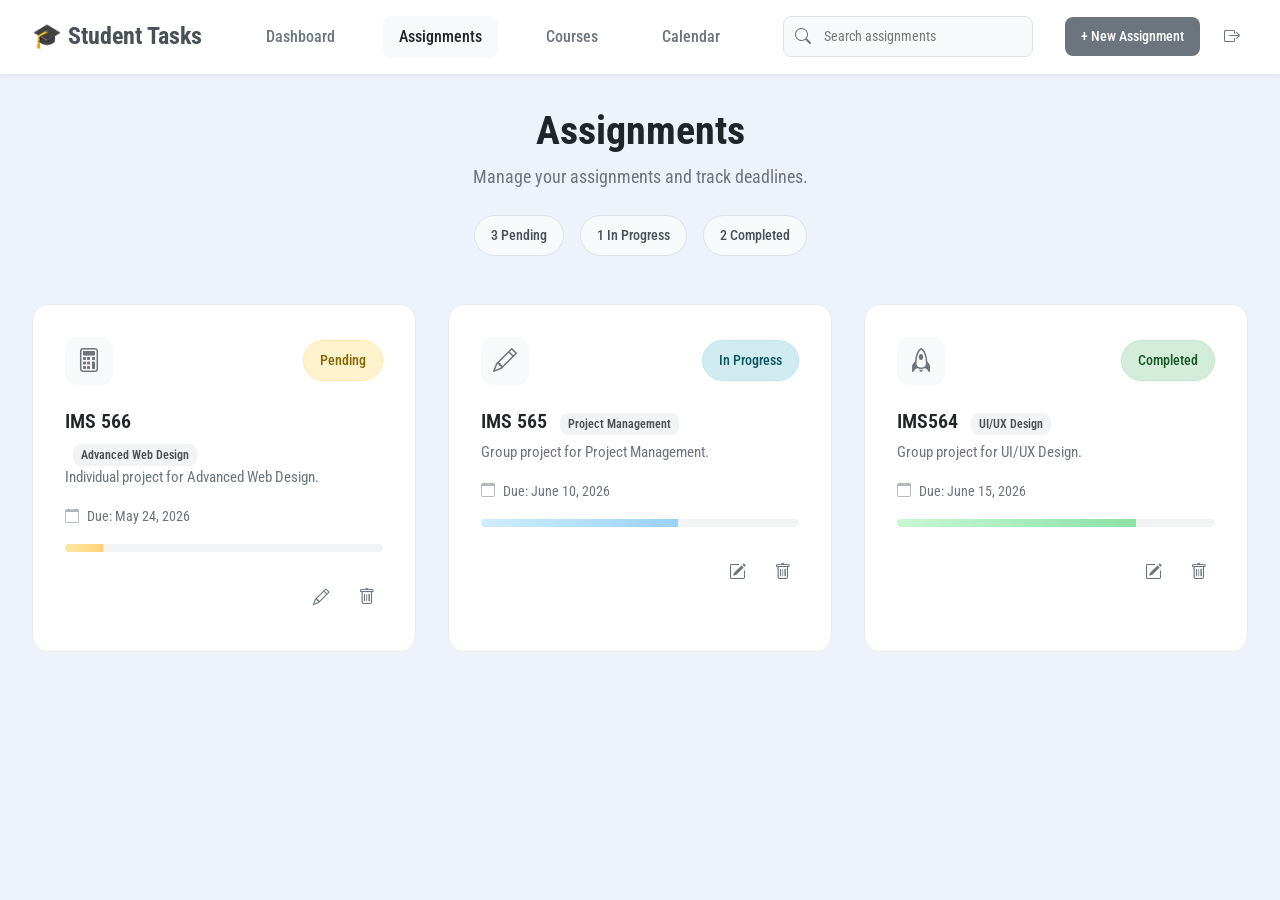
<file: assignment.html>
<!DOCTYPE html>
<html lang="en">
<head>
    <meta charset="UTF-8">
    <meta name="viewport" content="width=device-width, initial-scale=1.0">
    <title>Assignments - Student Task Manager</title>
    <!-- bootstrap -->
    <link href="https://cdn.jsdelivr.net/npm/bootstrap@5.3.8/dist/css/bootstrap.min.css" rel="stylesheet" integrity="sha384-sRIl4kxILFvY47J16cr9ZwB07vP4J8+LH7qKQnuqkuIAvNWLzeN8tE5YBujZqJLB" crossorigin="anonymous">
    <!-- icon -->
    <link rel="stylesheet" href="https://cdn.jsdelivr.net/npm/bootstrap-icons@1.13.1/font/bootstrap-icons.min.css">
    <!-- font -->
    <link rel="preconnect" href="https://fonts.googleapis.com">
    <link rel="preconnect" href="https://fonts.gstatic.com" crossorigin>
    <link href="https://fonts.googleapis.com/css2?family=Google+Sans:ital,opsz,wght@0,17..18,400..700;1,17..18,400..700&family=Roboto+Condensed:ital,wght@0,100..900;1,100..900&display=swap" rel="stylesheet">

    <!-- external css -->
    <link rel="stylesheet" href="assignment.css">
</head>
<body>
    <div class="dashboard-container">

        <!-- Top Navigation Header -->
        <header class="top-header">
            <div class="header-brand">
                <h1 class="brand-title">🎓 Student Tasks</h1>
            </div>
            <nav class="top-nav">
                <a href="dashboard.html" class="nav-link">Dashboard</a>
                <a href="assignment.html" class="nav-link active">Assignments</a>
                <a href="course.html" class="nav-link">Courses</a>
                <a href="calender.html" class="nav-link">Calendar</a>
            </nav>
            <div class="header-actions">
                <div class="search-wrap">
                    <i class="bi bi-search"></i>
                    <input type="text" placeholder="Search assignments" class="search-input">
                </div>
                <button class="btn-primary" data-bs-toggle="modal" data-bs-target="#addAssignmentModal">+ New Assignment</button>
                <a href="index.html" class="logout-link" onclick="window.location.href='login.html'">
                    <i class="bi bi-box-arrow-right"></i>
                </a>
            </div>
        </header>

        <main class="main-content">

            <!-- Welcome Section -->
            <section class="welcome-section">
                <div class="welcome-content">
                    <h1 class="welcome-title">Assignments</h1>
                    <p class="welcome-subtitle">Manage your assignments and track deadlines.</p>
                    <div class="status-badges">
                        <span class="status-badge">3 Pending</span>
                        <span class="status-badge">1 In Progress</span>
                        <span class="status-badge">2 Completed</span>
                    </div>
                </div>
            </section>

            <!-- Assignments Section -->
            <section class="assignments-section">
                <div class="assignments-grid">
                    <!-- Assignment Cards -->
                    <div class="assignment-card">
                        <div class="card-header">
                            <div class="assignment-icon">
                                <i class="bi bi-calculator"></i>
                            </div>
                            <div class="assignment-status">
                                <span class="status-badge pending">Pending</span>
                            </div>
                        </div>
                        <div class="card-content">
                            <h3 class="assignment-title">IMS 566</h3> <span class="course-badge">Advanced Web Design</span></h3>
                            <p class="assignment-description">Individual project for Advanced Web Design.</p>
                            <div class="assignment-meta">
                                <div class="meta-item">
                                    <i class="bi bi-calendar"></i>
                                    <span>Due: May 24, 2026</span>
                                </div>
                            </div>
                            <div class="assignment-progress"> 
                                <div class="progress-bar pending" style="width:12%"></div>
                            </div>
                        </div>
                        <div class="card-actions">
                            <button class="action-btn edit" title="Edit"><i class="bi bi-pencil"></i></button>
                            <button class="action-btn delete" title="Delete"><i class="bi bi-trash"></i></button>
                        </div>
                    </div>

                    <div class="assignment-card">
                        <div class="card-header">
                            <div class="assignment-icon">
                                <i class="bi bi-pencil"></i>
                            </div>
                            <div class="assignment-status">
                                <span class="status-badge in-progress">In Progress</span>
                            </div>
                        </div>
                        <div class="card-content">
                            <h3 class="assignment-title">IMS 565 <span class="course-badge">Project Management</span></h3>
                            <p class="assignment-description">Group project for Project Management.</p>
                            <div class="assignment-meta">
                                <div class="meta-item">
                                    <i class="bi bi-calendar"></i>
                                    <span>Due: June 10, 2026</span>
                                </div>
                            </div>
                            <div class="assignment-progress">
                                <div class="progress-bar in-progress" style="width:62%"></div>
                            </div>
                        </div>
                        <div class="card-actions">
                            <button class="action-btn edit" title="Edit"><i class="bi bi-pencil-square"></i></button>
                            <button class="action-btn delete" title="Delete"><i class="bi bi-trash"></i></button>
                        </div>
                    </div>

                    <div class="assignment-card">
                        <div class="card-header">
                            <div class="assignment-icon">
                                <i class="bi bi-rocket"></i>
                            </div>
                            <div class="assignment-status">
                                <span class="status-badge completed">Completed</span>
                            </div>
                        </div>
                        <div class="card-content">
                            <h3 class="assignment-title">IMS564 <span class="course-badge">UI/UX Design</span></h3>
                            <p class="assignment-description">Group project for UI/UX Design.</p>
                            <div class="assignment-meta">
                                <div class="meta-item">
                                    <i class="bi bi-calendar"></i>
                                    <span>Due: June 15, 2026</span>
                                </div>
                            </div>
                            <div class="assignment-progress">
                                <div class="progress-bar completed" style="width:75%"></div>
                            </div>
                        </div>
                        <div class="card-actions">
                            <button class="action-btn edit" title="Edit"><i class="bi bi-pencil-square"></i></button>
                            <button class="action-btn delete" title="Delete"><i class="bi bi-trash"></i></button>
                        </div>
                    </div>
                </div>
            </section>

        </main>

    </div>

    <!-- Add Assignment Modal -->
    <div class="modal fade" id="addAssignmentModal" tabindex="-1" aria-labelledby="addAssignmentModalLabel" aria-hidden="true">
        <div class="modal-dialog">
            <div class="modal-content">
                <div class="modal-header">
                    <h5 class="modal-title" id="addAssignmentModalLabel">Add New Assignment</h5>
                    <button type="button" class="btn-close" data-bs-dismiss="modal" aria-label="Close"></button>
                </div>
                <div class="modal-body">
                    <form id="addAssignmentForm">
                        <div class="mb-3">
                            <label for="assignmentTitle" class="form-label">Title</label>
                            <input type="text" class="form-control" id="assignmentTitle" required>
                        </div>
                        <div class="mb-3">
                            <label for="assignmentDescription" class="form-label">Description</label>
                            <textarea class="form-control" id="assignmentDescription" rows="3"></textarea>
                        </div>
                        <div class="mb-3">
                            <label for="assignmentCourse" class="form-label">Course</label>
                            <input type="text" class="form-control" id="assignmentCourse" required>
                        </div>
                        <div class="mb-3">
                            <label for="assignmentDueDate" class="form-label">Due Date</label>
                            <input type="date" class="form-control" id="assignmentDueDate" required>
                        </div>
                        <div class="mb-3">
                            <label for="assignmentStatus" class="form-label">Status</label>
                            <select class="form-select" id="assignmentStatus">
                                <option value="pending">Pending</option>
                                <option value="in-progress">In Progress</option>
                                <option value="completed">Completed</option>
                            </select>
                        </div>
                    </form>
                </div>
                <div class="modal-footer">
                    <button type="button" class="btn btn-secondary" data-bs-dismiss="modal">Cancel</button>
                    <button type="button" class="btn btn-primary" onclick="addAssignment()">Add Assignment</button>
                </div>
            </div>
        </div>
    </div>

    <!-- Bootstrap JS -->
    <script src="https://cdn.jsdelivr.net/npm/bootstrap@5.3.8/dist/js/bootstrap.bundle.min.js" integrity="sha384-w76AqPfDkMBDXo30jS1Sgez6pr3x5MlQ1ZAGC+nuZB+EYdgRZgiwxhTBTkF7CXvN" crossorigin="anonymous"></script>

    <script>
        function addAssignment() {
            // Simple function to add assignment (for demo purposes)
            const title = document.getElementById('assignmentTitle').value;
            const description = document.getElementById('assignmentDescription').value;
            const course = document.getElementById('assignmentCourse').value;
            const dueDate = document.getElementById('assignmentDueDate').value;
            const status = document.getElementById('assignmentStatus').value;

            if (title && course && dueDate) {
                // In a real app, this would send data to server
                alert('Assignment added: ' + title);
                // Close modal
                const modal = bootstrap.Modal.getInstance(document.getElementById('addAssignmentModal'));
                modal.hide();
                // Reset form
                document.getElementById('addAssignmentForm').reset();
            } else {
                alert('Please fill in all required fields.');
            }
        }
    </script>

</body>
</html>
</file>
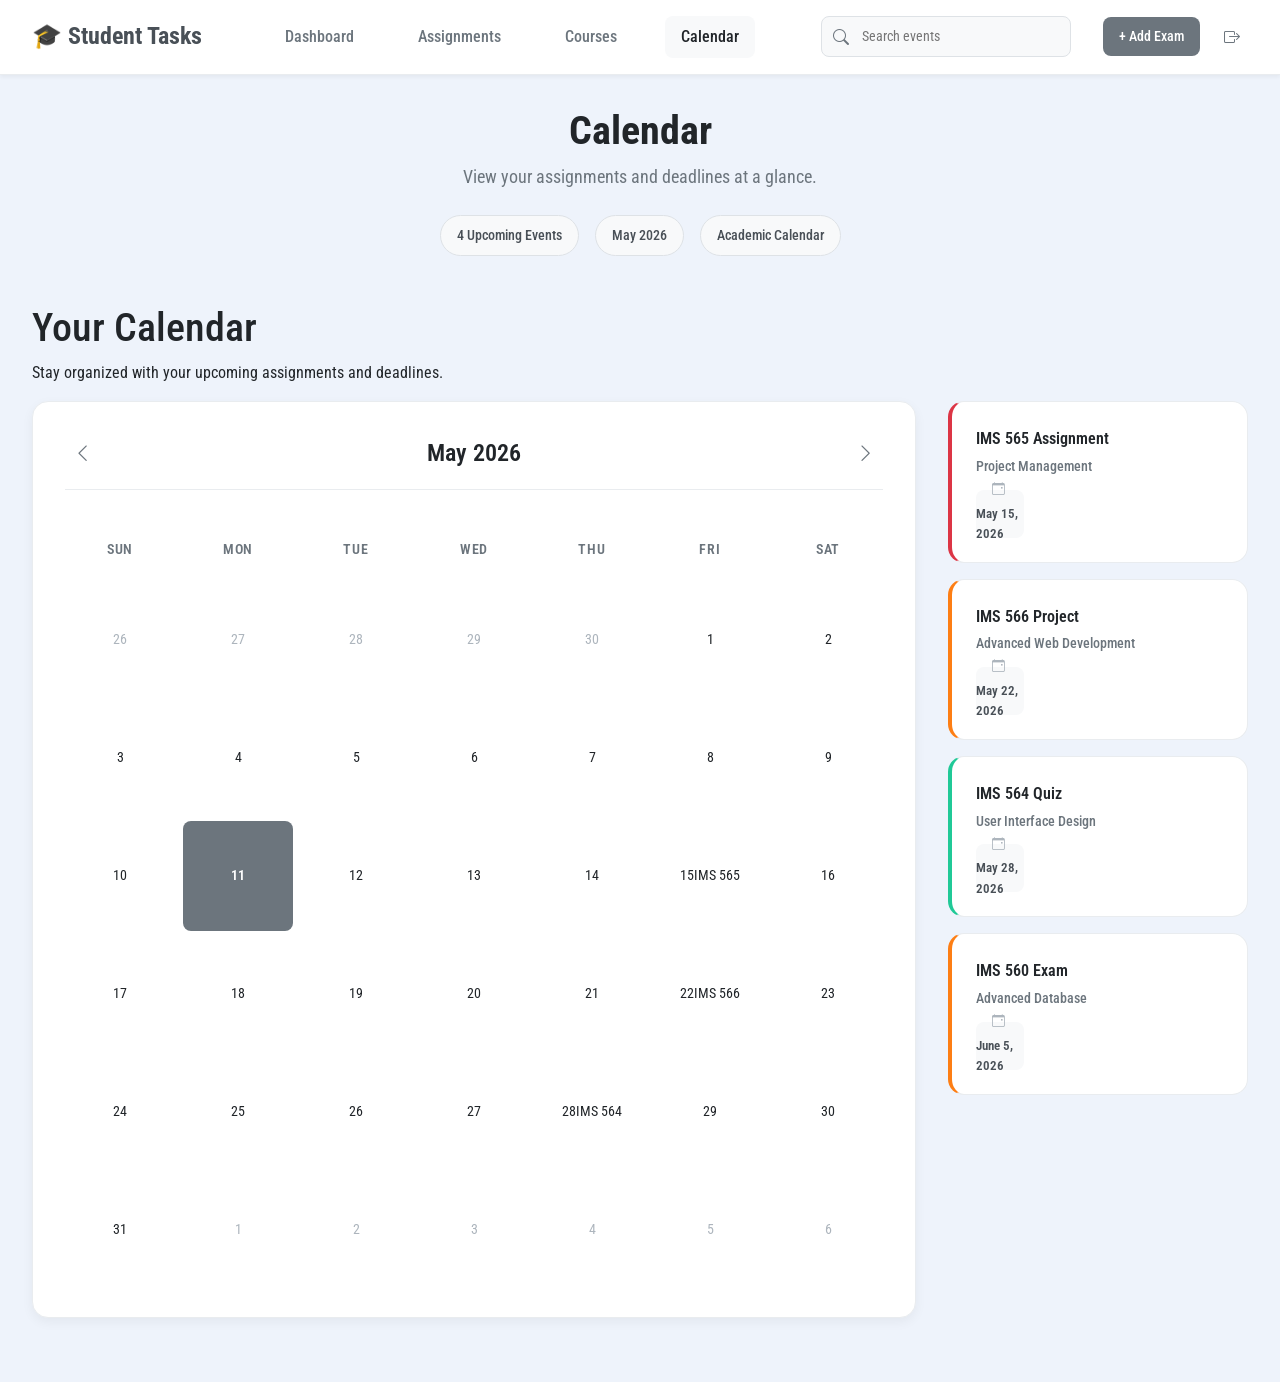
<file: calender.html>
<html lang="en">
<head>
    <meta charset="UTF-8">
    <meta name="viewport" content="width=device-width, initial-scale=1.0">
    <title>Student Task Manager - Calendar</title>
    <!-- bootstrap -->
    <link href="https://cdn.jsdelivr.net/npm/bootstrap@5.3.8/dist/css/bootstrap.min.css" rel="stylesheet" integrity="sha384-sRIl4kxILFvY47J16cr9ZwB07vP4J8+LH7qKQnuqkuIAvNWLzeN8tE5YBujZqJLB" crossorigin="anonymous">
    <!-- icon -->
    <link rel="stylesheet" href="https://cdn.jsdelivr.net/npm/bootstrap-icons@1.13.1/font/bootstrap-icons.min.css">
    <!-- font -->
    <link rel="preconnect" href="https://fonts.googleapis.com">
    <link rel="preconnect" href="https://fonts.gstatic.com" crossorigin>
    <link href="https://fonts.googleapis.com/css2?family=Google+Sans:ital,opsz,wght@0,17..18,400..700;1,17..18,400..700&family=Roboto+Condensed:ital,wght@0,100..900;1,100..900&display=swap" rel="stylesheet">

    <!-- external css -->
    <link rel="stylesheet" href="calender.css">
</head>
<body>
    <div class="dashboard-container">

        <!-- Top Navigation Header -->
        <header class="top-header">
            <div class="header-brand">
                <h1 class="brand-title">🎓 Student Tasks</h1>
            </div>
            <nav class="top-nav">
                <a href="dashboard.html" class="nav-link">Dashboard</a>
                <a href="assignment.html" class="nav-link">Assignments</a>
                <a href="course.html" class="nav-link">Courses</a>
                <a href="calender.html" class="nav-link active">Calendar</a>
            </nav>
            <div class="header-actions">
                <div class="search-wrap">
                    <i class="bi bi-search"></i>
                    <input type="text" placeholder="Search events" class="search-input">
                </div>
                <button class="btn-primary" data-bs-toggle="modal" data-bs-target="#addExamModal">+ Add Exam</button>
                <a href="login.html" class="logout-link" onclick="window.location.href='login.html'">
                    <i class="bi bi-box-arrow-right"></i>
                </a>
            </div>
        </header>

        <main class="main-content">

            <!-- Welcome Section -->
            <section class="welcome-section">
                <div class="welcome-content">
                    <h1 class="welcome-title">Calendar</h1>
                    <p class="welcome-subtitle">View your assignments and deadlines at a glance.</p>
                    <div class="status-badges">
                        <span class="status-badge">4 Upcoming Events</span>
                        <span class="status-badge">May 2026</span>
                        <span class="status-badge">Academic Calendar</span>
                    </div>
                </div>
            </section>

            <section class="content-section">
                <div class="welcome-row">
                    <div>
                        <h1 class="section-title">Your Calendar</h1>
                        <p class="section-description">Stay organized with your upcoming assignments and deadlines.</p>
                    </div>
                </div>

                <div class="calendar-wrapper">
                    <!-- Main Calendar -->
                    <div class="calendar-card">
                        <div class="calendar-header">
                            <button class="calendar-nav-btn" onclick="previousMonth()">
                                <i class="bi bi-chevron-left"></i>
                            </button>
                            <span class="calendar-month" id="currentMonth">May 2026</span>
                            <button class="calendar-nav-btn" onclick="nextMonth()">
                                <i class="bi bi-chevron-right"></i>
                            </button>
                        </div>

                        <div class="calendar-grid" id="calendarGrid">
                            <!-- Calendar will be generated here -->
                        </div>
                    </div>

                    <!-- Events Sidebar -->
                    <div class="events-sidebar">
                        <div class="event-card priority-high">
                            <div class="event-title">IMS 565 Assignment</div>
                            <div class="event-course">Project Management</div>
                            <div class="event-date">
                                <i class="bi bi-calendar-event"></i>
                                May 15, 2026
                            </div>
                        </div>

                        <div class="event-card priority-medium">
                            <div class="event-title">IMS 566 Project</div>
                            <div class="event-course">Advanced Web Development</div>
                            <div class="event-date">
                                <i class="bi bi-calendar-event"></i>
                                May 22, 2026
                            </div>
                        </div>

                        <div class="event-card priority-low">
                            <div class="event-title">IMS 564 Quiz</div>
                            <div class="event-course">User Interface Design</div>
                            <div class="event-date">
                                <i class="bi bi-calendar-event"></i>
                                May 28, 2026
                            </div>
                        </div>

                        <div class="event-card priority-medium">
                            <div class="event-title">IMS 560 Exam</div>
                            <div class="event-course">Advanced Database</div>
                            <div class="event-date">
                                <i class="bi bi-calendar-event"></i>
                                June 5, 2026
                            </div>
                        </div>
                    </div>
                </div>
            </section>
        </main>
    </div>

    <script src="https://cdn.jsdelivr.net/npm/bootstrap@5.3.8/dist/js/bootstrap.bundle.min.js" integrity="sha384-FKyoEForCGlyvwx9Hj09JcYn3nv7wiPVlz7YYwJrWVcXK/BmnVDxM+D2scQbITxI" crossorigin="anonymous"></script>
    
    <script>
        let currentDate = new Date(2026, 4, 11); // May 11, 2026

        // Sample events for the calendar
        const events = {
            '2026-05-15': 'IMS 565',
            '2026-05-22': 'IMS 566',
            '2026-05-28': 'IMS 564',
            '2026-06-05': 'IMS 560'
        };

        function generateCalendar() {
            const year = currentDate.getFullYear();
            const month = currentDate.getMonth();

            // Update month display
            document.getElementById('currentMonth').textContent = currentDate.toLocaleDateString('en-US', { month: 'long', year: 'numeric' });

            // Clear previous calendar
            const calendarGrid = document.getElementById('calendarGrid');
            calendarGrid.innerHTML = '';

            // Add day headers
            const dayHeaders = ['Sun', 'Mon', 'Tue', 'Wed', 'Thu', 'Fri', 'Sat'];
            dayHeaders.forEach(day => {
                const header = document.createElement('div');
                header.className = 'calendar-day-header';
                header.textContent = day;
                calendarGrid.appendChild(header);
            });

            // Get first day of month and number of days
            const firstDay = new Date(year, month, 1).getDay();
            const daysInMonth = new Date(year, month + 1, 0).getDate();
            const daysInPrevMonth = new Date(year, month, 0).getDate();

            // Add previous month's days
            for (let i = firstDay - 1; i >= 0; i--) {
                const day = document.createElement('div');
                day.className = 'calendar-day other-month';
                day.textContent = daysInPrevMonth - i;
                calendarGrid.appendChild(day);
            }

            // Add current month's days
            for (let i = 1; i <= daysInMonth; i++) {
                const day = document.createElement('div');
                const dateStr = `${year}-${String(month + 1).padStart(2, '0')}-${String(i).padStart(2, '0')}`;
                const today = new Date(year, month, i);
                const isToday = today.getDate() === 11 && today.getMonth() === 4 && today.getFullYear() === 2026;

                day.className = 'calendar-day';
                if (isToday) day.classList.add('today');

                let dayContent = `<div class="day-number">${i}</div>`;
                if (events[dateStr]) {
                    dayContent += `<div class="day-events"><span class="event-dot"></span>${events[dateStr]}</div>`;
                }

                day.innerHTML = dayContent;
                calendarGrid.appendChild(day);
            }

            // Add next month's days
            const totalCells = calendarGrid.children.length - 7; // Minus the headers
            const remainingCells = 42 - totalCells; // 6 rows * 7 days
            for (let i = 1; i <= remainingCells; i++) {
                const day = document.createElement('div');
                day.className = 'calendar-day other-month';
                day.textContent = i;
                calendarGrid.appendChild(day);
            }
        }

        function previousMonth() {
            currentDate.setMonth(currentDate.getMonth() - 1);
            generateCalendar();
        }

        function nextMonth() {
            currentDate.setMonth(currentDate.getMonth() + 1);
            generateCalendar();
        }

        // Initialize calendar on page load
        document.addEventListener('DOMContentLoaded', function() {
            generateCalendar();
        });
    </script>

    <script>
        function addEvent() {
            // Simple function to add event (for demo purposes)
            const title = document.getElementById('eventTitle').value;
            const date = document.getElementById('eventDate').value;
            const time = document.getElementById('eventTime').value;
            const type = document.getElementById('eventType').value;

            if (title && date) {
                // In a real app, this would send data to server
                alert('Event added: ' + title + ' on ' + date);
                // Close modal
                const modal = bootstrap.Modal.getInstance(document.getElementById('addEventModal'));
                modal.hide();
                // Reset form
                document.getElementById('addEventForm').reset();
                // Refresh calendar
                generateCalendar();
            } else {
                alert('Please fill in the title and date.');
            }
        }
    </script>
</body>
</html>
</file>
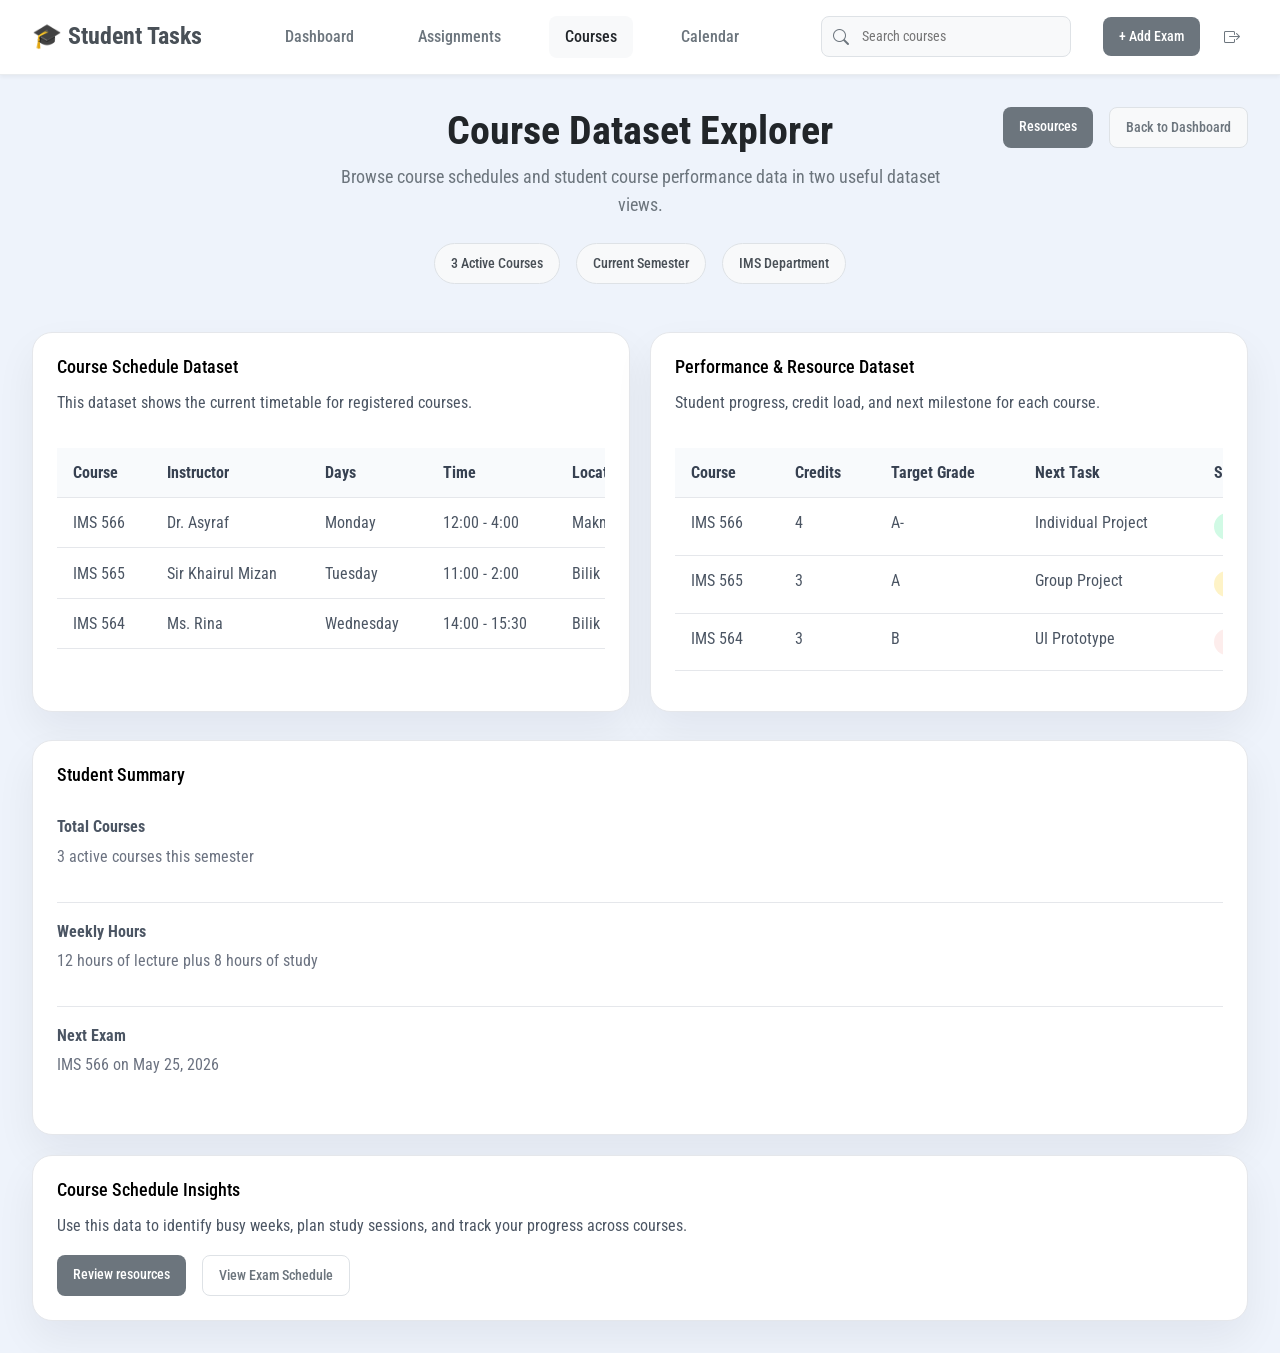
<file: course.html>
<html lang="en">
<head>
    <meta charset="UTF-8">
    <meta name="viewport" content="width=device-width, initial-scale=1.0">
    <title>Course Data Views</title>
    <!-- bootstrap -->
    <link href="https://cdn.jsdelivr.net/npm/bootstrap@5.3.8/dist/css/bootstrap.min.css" rel="stylesheet" integrity="sha384-sRIl4kxILFvY47J16cr9ZwB07vP4J8+LH7qKQnuqkuIAvNWLzeN8tE5YBujZqJLB" crossorigin="anonymous">
    <!-- icon -->
    <link rel="stylesheet" href="https://cdn.jsdelivr.net/npm/bootstrap-icons@1.13.1/font/bootstrap-icons.min.css">
    <!-- font -->
    <link rel="preconnect" href="https://fonts.googleapis.com">
    <link rel="preconnect" href="https://fonts.gstatic.com" crossorigin>
    <link href="https://fonts.googleapis.com/css2?family=Google+Sans:ital,opsz,wght@0,17..18,400..700;1,17..18,400..700&family=Roboto+Condensed:ital,wght@0,100..900;1,100..900&display=swap" rel="stylesheet">

    <!-- external css -->
    <link rel="stylesheet" href="course.css">
</head>
<body>
    <div class="dashboard-container">

        <!-- Top Navigation Header -->
        <header class="top-header">
            <div class="header-brand">
                <h1 class="brand-title">🎓 Student Tasks</h1>
            </div>
            <nav class="top-nav">
                <a href="dashboard.html" class="nav-link">Dashboard</a>
                <a href="assignment.html" class="nav-link">Assignments</a>
                <a href="course.html" class="nav-link active">Courses</a>
                <a href="calender.html" class="nav-link">Calendar</a>
            </nav>
            <div class="header-actions">
                <div class="search-wrap">
                    <i class="bi bi-search"></i>
                    <input type="text" placeholder="Search courses" class="search-input">
                </div>
                <button class="btn-primary" data-bs-toggle="modal" data-bs-target="#addExamModal">+ Add Exam</button>
                <a href="index.html" class="logout-link" onclick="window.location.href='login.html'">
                    <i class="bi bi-box-arrow-right"></i>
                </a>
            </div>
        </header>

        <main class="main-content">

            <!-- Welcome Section -->
            <section class="welcome-section">
                <div class="welcome-content">
                    <h1 class="welcome-title">Course Dataset Explorer</h1>
                    <p class="welcome-subtitle">Browse course schedules and student course performance data in two useful dataset views.</p>
                    <div class="status-badges">
                        <span class="status-badge">3 Active Courses</span>
                        <span class="status-badge">Current Semester</span>
                        <span class="status-badge">IMS Department</span>
                    </div>
                </div>
                <div class="nav-buttons">
                    <a href="resources.html" class="btn-primary">Resources</a>
                    <a href="dashboard.html" class="btn-secondary">Back to Dashboard</a>
                </div>
            </section>

                <section class="hero-grid">
                    <div class="card">
                        <h2>Course Schedule Dataset</h2>
                        <p>This dataset shows the current timetable for registered courses.</p>
                        <div class="table-wrapper">
                            <table class="table">
                                <thead>
                                    <tr>
                                        <th>Course</th>
                                        <th>Instructor</th>
                                        <th>Days</th>
                                        <th>Time</th>
                                        <th>Location</th>
                                    </tr>
                                </thead>
                                <tbody>
                                    <tr>
                                        <td>IMS 566</td>
                                        <td>Dr. Asyraf</td>
                                        <td>Monday</td>
                                        <td>12:00 - 4:00</td>
                                        <td>Makmal Komputer 6</td>
                                    </tr>
                                    <tr>
                                        <td>IMS 565</td>
                                        <td>Sir Khairul Mizan</td>
                                        <td>Tuesday</td>
                                        <td>11:00 - 2:00</td>
                                        <td>Bilik PTAR</td>
                                    </tr>
                                    <tr>
                                        <td>IMS 564</td>
                                        <td>Ms. Rina</td>
                                        <td>Wednesday</td>
                                        <td>14:00 - 15:30</td>
                                        <td>Bilik PTAR</td>
                                    </tr>
                                </tbody>
                            </table>
                        </div>
                    </div>

                    <div class="card">
                        <h2>Performance & Resource Dataset</h2>
                        <p>Student progress, credit load, and next milestone for each course.</p>
                        <div class="table-wrapper">
                            <table class="table">
                                <thead>
                                    <tr>
                                        <th>Course</th>
                                        <th>Credits</th>
                                        <th>Target Grade</th>
                                        <th>Next Task</th>
                                        <th>Status</th>
                                    </tr>
                                </thead>
                                <tbody>
                                    <tr>
                                        <td>IMS 566</td>
                                        <td>4</td>
                                        <td>A-</td>
                                        <td>Individual Project</td>
                                        <td><span class="badge badge-completed">On Track</span></td>
                                    </tr>
                                    <tr>
                                        <td>IMS 565</td>
                                        <td>3</td>
                                        <td>A</td>
                                        <td>Group Project</td>
                                        <td><span class="badge badge-pending">Planning Stage</span></td>
                                    </tr>
                                    <tr>
                                        <td>IMS 564</td>
                                        <td>3</td>
                                        <td>B</td>
                                        <td>UI Prototype</td>
                                        <td><span class="badge badge-high">Review</span></td>
                                    </tr>
                                </tbody>
                            </table>
                        </div>
                    </div>
                </section>

                <section class="card-grid">
                    <div class="card">
                        <h2>Student Summary</h2>
                        <ul class="list-panel">
                            <li>
                                <p class="item-title">Total Courses</p>
                                <p class="item-meta">3 active courses this semester</p>
                            </li>
                            <li>
                                <p class="item-title">Weekly Hours</p>
                                <p class="item-meta">12 hours of lecture plus 8 hours of study</p>
                            </li>
                            <li>
                                <p class="item-title">Next Exam</p>
                                <p class="item-meta">IMS 566 on May 25, 2026</p>
                            </li>
                        </ul>
                    </div>
                    <div class="card">
                        <h2>Course Schedule Insights</h2>
                        <p>Use this data to identify busy weeks, plan study sessions, and track your progress across courses.</p>
                        <div class="nav-buttons2">
                            <a href="resources.html" class="btn-primary">Review resources</a>
                            <a href="exam_schedule.html" class="btn-outline">View Exam Schedule</a>
                        </div>
                    </div>
                </section>
            </div>
        </main>
    </div>


    <script src="https://cdn.jsdelivr.net/npm/bootstrap@5.3.8/dist/js/bootstrap.bundle.min.js" integrity="sha384-FKyoEForCGlyvwx9Hj09JcYn3nv7wiPVlz7YYwJrWVcXK/BmnVDxM+D2scQbITxI" crossorigin="anonymous"></script>

    <script>
        function addCourse() {
            // Simple function to add course (for demo purposes)
            const code = document.getElementById('courseCode').value;
            const name = document.getElementById('courseName').value;
            const instructor = document.getElementById('courseInstructor').value;
            const days = document.getElementById('courseDays').value;
            const time = document.getElementById('courseTime').value;
            const location = document.getElementById('courseLocation').value;

            if (code && name && instructor && days && time && location) {
                // In a real app, this would send data to server
                alert('Course added: ' + code + ' - ' + name);
                // Close modal
                const modal = bootstrap.Modal.getInstance(document.getElementById('addCourseModal'));
                modal.hide();
                // Reset form
                document.getElementById('addCourseForm').reset();
            } else {
                alert('Please fill in all required fields.');
            }
        }
    </script>
</file>
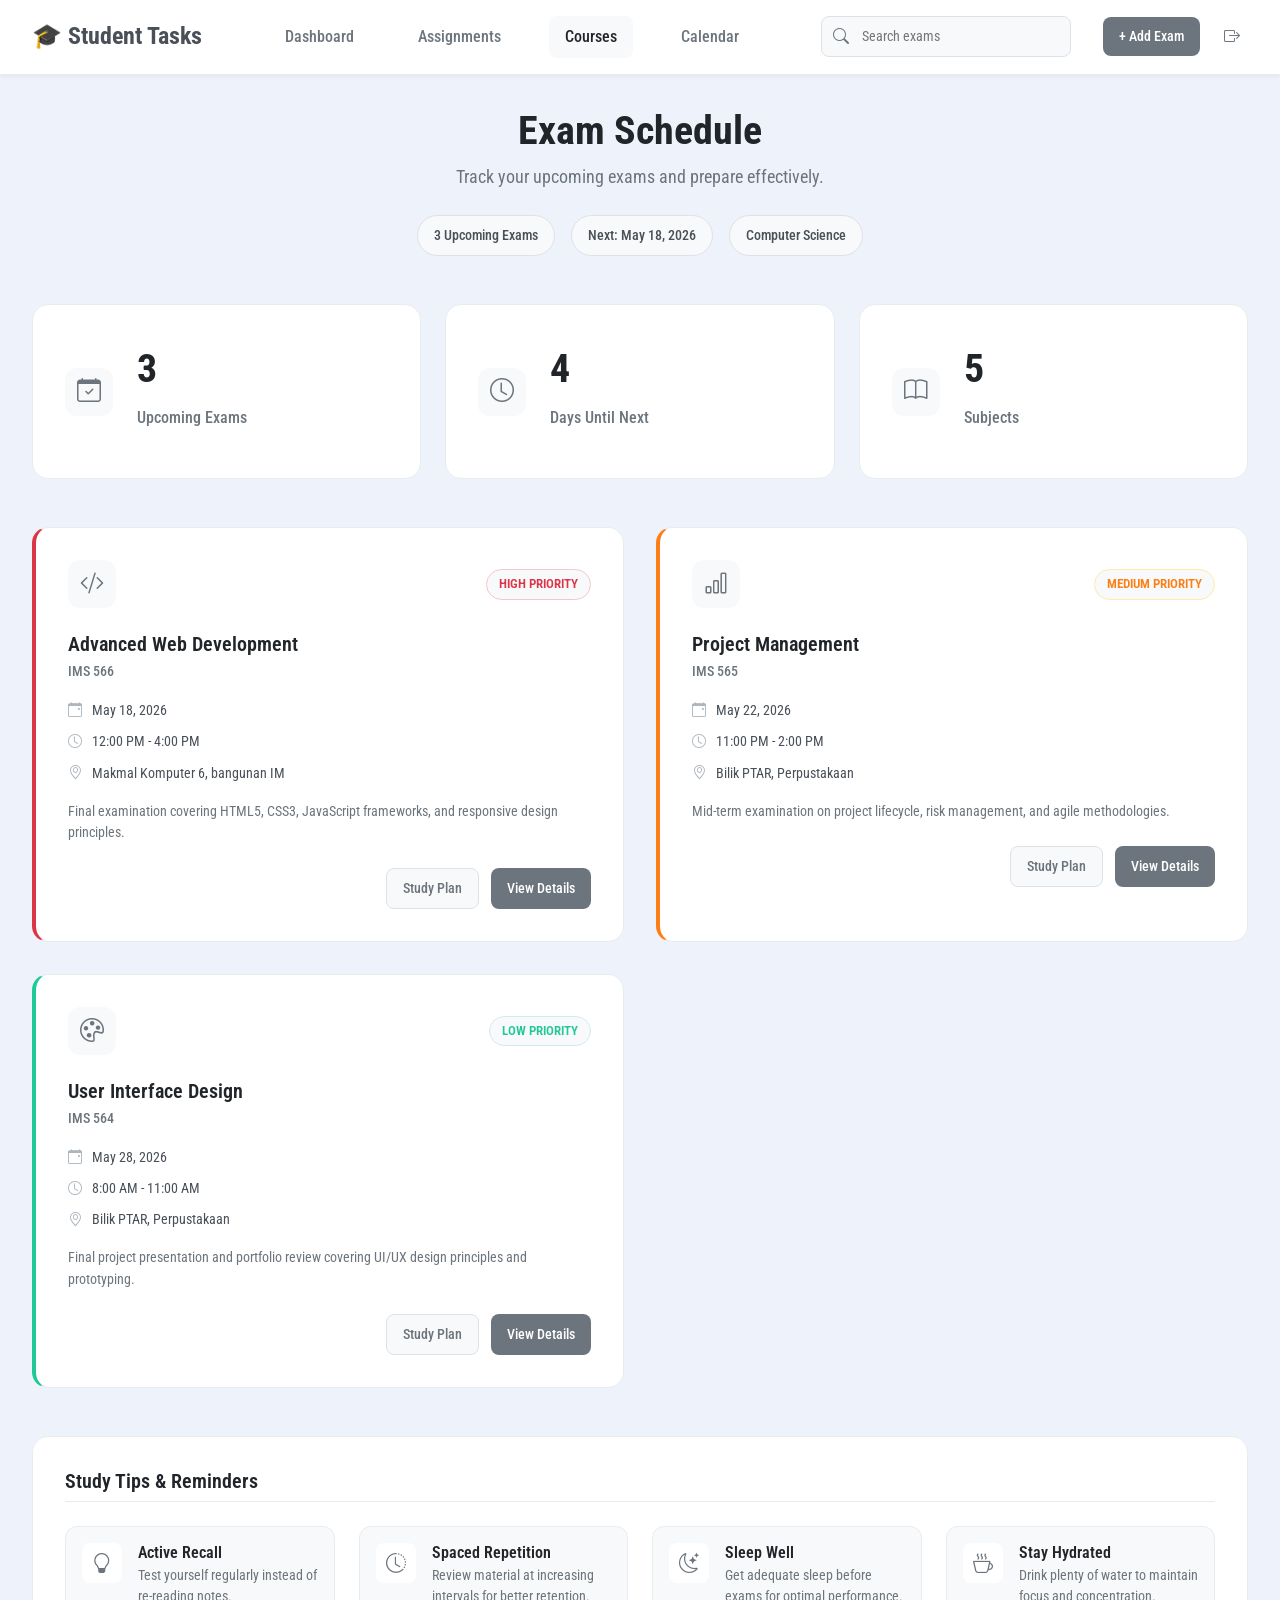
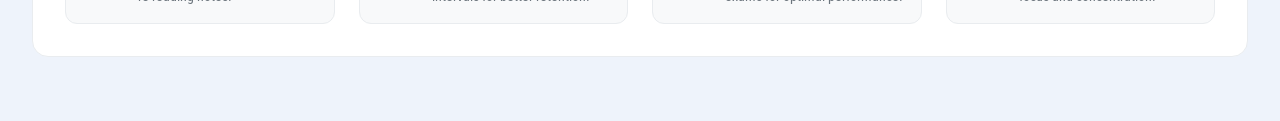
<file: exam_schedule.html>
<!DOCTYPE html>
<html lang="en">
<head>
    <meta charset="UTF-8">
    <meta name="viewport" content="width=device-width, initial-scale=1.0">
    <title>Exam Schedule - Student Task Manager</title>
    <!-- bootstrap -->
    <link href="https://cdn.jsdelivr.net/npm/bootstrap@5.3.8/dist/css/bootstrap.min.css" rel="stylesheet" integrity="sha384-sRIl4kxILFvY47J16cr9ZwB07vP4J8+LH7qKQnuqkuIAvNWLzeN8tE5YBujZqJLB" crossorigin="anonymous">
    <!-- icon -->
    <link rel="stylesheet" href="https://cdn.jsdelivr.net/npm/bootstrap-icons@1.13.1/font/bootstrap-icons.min.css">
    <!-- font -->
    <link rel="preconnect" href="https://fonts.googleapis.com">
    <link rel="preconnect" href="https://fonts.gstatic.com" crossorigin>
    <link href="https://fonts.googleapis.com/css2?family=Google+Sans:ital,opsz,wght@0,17..18,400..700;1,17..18,400..700&family=Roboto+Condensed:ital,wght@0,100..900;1,100..900&display=swap" rel="stylesheet">

    <!-- external css -->
    <link rel="stylesheet" href="exam_schedule.css">
</head>
<body>
    <div class="dashboard-container">

        <!-- Top Navigation Header -->
        <header class="top-header">
            <div class="header-brand">
                <h1 class="brand-title">🎓 Student Tasks</h1>
            </div>
            <nav class="top-nav">
                <a href="dashboard.html" class="nav-link">Dashboard</a>
                <a href="assignment.html" class="nav-link">Assignments</a>
                <a href="course.html" class="nav-link active">Courses</a>
                <a href="calender.html" class="nav-link">Calendar</a>
            </nav>
            <div class="header-actions">
                <div class="search-wrap">
                    <i class="bi bi-search"></i>
                    <input type="text" placeholder="Search exams" class="search-input">
                </div>
                <button class="btn-primary" data-bs-toggle="modal" data-bs-target="#addExamModal">+ Add Exam</button>
                <a href="index.html" class="logout-link" onclick="window.location.href='login.html'">
                    <i class="bi bi-box-arrow-right"></i>
                </a>
            </div>
        </header>

        <main class="main-content">

            <!-- Welcome Section -->
            <section class="welcome-section">
                <div class="welcome-content">
                    <h1 class="welcome-title">Exam Schedule</h1>
                    <p class="welcome-subtitle">Track your upcoming exams and prepare effectively.</p>
                    <div class="status-badges">
                        <span class="status-badge">3 Upcoming Exams</span>
                        <span class="status-badge">Next: May 18, 2026</span>
                        <span class="status-badge">Computer Science</span>
                    </div>
                </div>
            </section>

            <!-- Exam Stats Section -->
            <section class="stats-section">
                <div class="stats-grid">
                    <div class="stat-card">
                        <div class="stat-icon">
                            <i class="bi bi-calendar-check"></i>
                        </div>
                        <div class="stat-content">
                            <p class="stat-value">3</p>
                            <p class="stat-label">Upcoming Exams</p>
                        </div>
                    </div>
                    <div class="stat-card">
                        <div class="stat-icon">
                            <i class="bi bi-clock"></i>
                        </div>
                        <div class="stat-content">
                            <p class="stat-value">4</p>
                            <p class="stat-label">Days Until Next</p>
                        </div>
                    </div>
                    <div class="stat-card">
                        <div class="stat-icon">
                            <i class="bi bi-book"></i>
                        </div>
                        <div class="stat-content">
                            <p class="stat-value">5</p>
                            <p class="stat-label">Subjects</p>
                        </div>
                    </div>
                </div>
            </section>

            <!-- Exam Schedule Section -->
            <section class="exam-schedule-section">
                <div class="exam-grid">
                    <!-- Exam Cards -->
                    <div class="exam-card priority-high">
                        <div class="card-header">
                            <div class="exam-icon">
                                <i class="bi bi-code-slash"></i>
                            </div>
                            <div class="exam-priority">
                                <span class="priority-badge high">High Priority</span>
                            </div>
                        </div>
                        <div class="card-content">
                            <h3 class="exam-title">Advanced Web Development</h3>
                            <p class="exam-course">IMS 566</p>
                            <div class="exam-details">
                                <div class="detail-item">
                                    <i class="bi bi-calendar-event"></i>
                                    <span>May 18, 2026</span>
                                </div>
                                <div class="detail-item">
                                    <i class="bi bi-clock"></i>
                                    <span>12:00 PM - 4:00 PM</span>
                                </div>
                                <div class="detail-item">
                                    <i class="bi bi-geo-alt"></i>
                                    <span>Makmal Komputer 6, bangunan IM</span>
                                </div>
                            </div>
                            <div class="exam-description">
                                Final examination covering HTML5, CSS3, JavaScript frameworks, and responsive design principles.
                            </div>
                        </div>
                        <div class="card-actions">
                            <button class="btn-secondary">Study Plan</button>
                            <button class="btn-primary">View Details</button>
                        </div>
                    </div>

                    <div class="exam-card priority-medium">
                        <div class="card-header">
                            <div class="exam-icon">
                                <i class="bi bi-bar-chart"></i>
                            </div>
                            <div class="exam-priority">
                                <span class="priority-badge medium">Medium Priority</span>
                            </div>
                        </div>
                        <div class="card-content">
                            <h3 class="exam-title">Project Management</h3>
                            <p class="exam-course">IMS 565</p>
                            <div class="exam-details">
                                <div class="detail-item">
                                    <i class="bi bi-calendar-event"></i>
                                    <span>May 22, 2026</span>
                                </div>
                                <div class="detail-item">
                                    <i class="bi bi-clock"></i>
                                    <span>11:00 PM - 2:00 PM</span>
                                </div>
                                <div class="detail-item">
                                    <i class="bi bi-geo-alt"></i>
                                    <span>Bilik PTAR, Perpustakaan</span>
                                </div>
                            </div>
                            <div class="exam-description">
                                Mid-term examination on project lifecycle, risk management, and agile methodologies.
                            </div>
                        </div>
                        <div class="card-actions">
                            <button class="btn-secondary">Study Plan</button>
                            <button class="btn-primary">View Details</button>
                        </div>
                    </div>

                    <div class="exam-card priority-low">
                        <div class="card-header">
                            <div class="exam-icon">
                                <i class="bi bi-palette"></i>
                            </div>
                            <div class="exam-priority">
                                <span class="priority-badge low">Low Priority</span>
                            </div>
                        </div>
                        <div class="card-content">
                            <h3 class="exam-title">User Interface Design</h3>
                            <p class="exam-course">IMS 564</p>
                            <div class="exam-details">
                                <div class="detail-item">
                                    <i class="bi bi-calendar-event"></i>
                                    <span>May 28, 2026</span>
                                </div>
                                <div class="detail-item">
                                    <i class="bi bi-clock"></i>
                                    <span>8:00 AM - 11:00 AM</span>
                                </div>
                                <div class="detail-item">
                                    <i class="bi bi-geo-alt"></i>
                                    <span>Bilik PTAR, Perpustakaan</span>
                                </div>
                            </div>
                            <div class="exam-description">
                                Final project presentation and portfolio review covering UI/UX design principles and prototyping.
                            </div>
                        </div>
                        <div class="card-actions">
                            <button class="btn-secondary">Study Plan</button>
                            <button class="btn-primary">View Details</button>
                        </div>
                    </div>
                </div>
            </section>

            <!-- Study Tips Section -->
            <section class="study-tips-section">
                <div class="tips-card">
                    <h3 class="card-title">Study Tips & Reminders</h3>
                    <div class="tips-grid">
                        <div class="tip-item">
                            <div class="tip-icon">
                                <i class="bi bi-lightbulb"></i>
                            </div>
                            <div class="tip-content">
                                <h4>Active Recall</h4>
                                <p>Test yourself regularly instead of re-reading notes.</p>
                            </div>
                        </div>
                        <div class="tip-item">
                            <div class="tip-icon">
                                <i class="bi bi-clock-history"></i>
                            </div>
                            <div class="tip-content">
                                <h4>Spaced Repetition</h4>
                                <p>Review material at increasing intervals for better retention.</p>
                            </div>
                        </div>
                        <div class="tip-item">
                            <div class="tip-icon">
                                <i class="bi bi-moon-stars"></i>
                            </div>
                            <div class="tip-content">
                                <h4>Sleep Well</h4>
                                <p>Get adequate sleep before exams for optimal performance.</p>
                            </div>
                        </div>
                        <div class="tip-item">
                            <div class="tip-icon">
                                <i class="bi bi-cup-hot"></i>
                            </div>
                            <div class="tip-content">
                                <h4>Stay Hydrated</h4>
                                <p>Drink plenty of water to maintain focus and concentration.</p>
                            </div>
                        </div>
                    </div>
                </div>
            </section>

        </main>

    </div>

    <!-- Add Exam Modal -->
    <div class="modal fade" id="addExamModal" tabindex="-1" aria-labelledby="addExamModalLabel" aria-hidden="true">
        <div class="modal-dialog">
            <div class="modal-content">
                <div class="modal-header">
                    <h5 class="modal-title" id="addExamModalLabel">Add New Exam</h5>
                    <button type="button" class="btn-close" data-bs-dismiss="modal" aria-label="Close"></button>
                </div>
                <div class="modal-body">
                    <form id="addExamForm">
                        <div class="mb-3">
                            <label for="examTitle" class="form-label">Exam Title</label>
                            <input type="text" class="form-control" id="examTitle" required>
                        </div>
                        <div class="mb-3">
                            <label for="examCourse" class="form-label">Course</label>
                            <input type="text" class="form-control" id="examCourse" required>
                        </div>
                        <div class="mb-3">
                            <label for="examDate" class="form-label">Exam Date</label>
                            <input type="date" class="form-control" id="examDate" required>
                        </div>
                        <div class="mb-3">
                            <label for="examTime" class="form-label">Exam Time</label>
                            <input type="time" class="form-control" id="examTime" required>
                        </div>
                        <div class="mb-3">
                            <label for="examDuration" class="form-label">Duration (hours)</label>
                            <input type="number" class="form-control" id="examDuration" min="1" max="8" required>
                        </div>
                        <div class="mb-3">
                            <label for="examLocation" class="form-label">Location</label>
                            <input type="text" class="form-control" id="examLocation" required>
                        </div>
                        <div class="mb-3">
                            <label for="examDescription" class="form-label">Description</label>
                            <textarea class="form-control" id="examDescription" rows="3"></textarea>
                        </div>
                        <div class="mb-3">
                            <label for="examPriority" class="form-label">Priority</label>
                            <select class="form-select" id="examPriority">
                                <option value="low">Low</option>
                                <option value="medium">Medium</option>
                                <option value="high">High</option>
                            </select>
                        </div>
                    </form>
                </div>
                <div class="modal-footer">
                    <button type="button" class="btn btn-secondary" data-bs-dismiss="modal">Cancel</button>
                    <button type="button" class="btn btn-primary" onclick="addExam()">Add Exam</button>
                </div>
            </div>
        </div>
    </div>

    <!-- Bootstrap JS -->
    <script src="https://cdn.jsdelivr.net/npm/bootstrap@5.3.8/dist/js/bootstrap.bundle.min.js" integrity="sha384-w76AqPfDkMBDXo30jS1Sgez6pr3x5MlQ1ZAGC+nuZB+EYdgRZgiwxhTBTkF7CXvN" crossorigin="anonymous"></script>

    <script>
        function addExam() {
            // Simple function to add exam (for demo purposes)
            const title = document.getElementById('examTitle').value;
            const course = document.getElementById('examCourse').value;
            const date = document.getElementById('examDate').value;
            const time = document.getElementById('examTime').value;
            const location = document.getElementById('examLocation').value;

            if (title && course && date && time && location) {
                // In a real app, this would send data to server
                alert('Exam added: ' + title);
                // Close modal
                const modal = bootstrap.Modal.getInstance(document.getElementById('addExamModal'));
                modal.hide();
                // Reset form
                document.getElementById('addExamForm').reset();
            } else {
                alert('Please fill in all required fields.');
            }
        }
    </script>

</body>
</html>
</file>
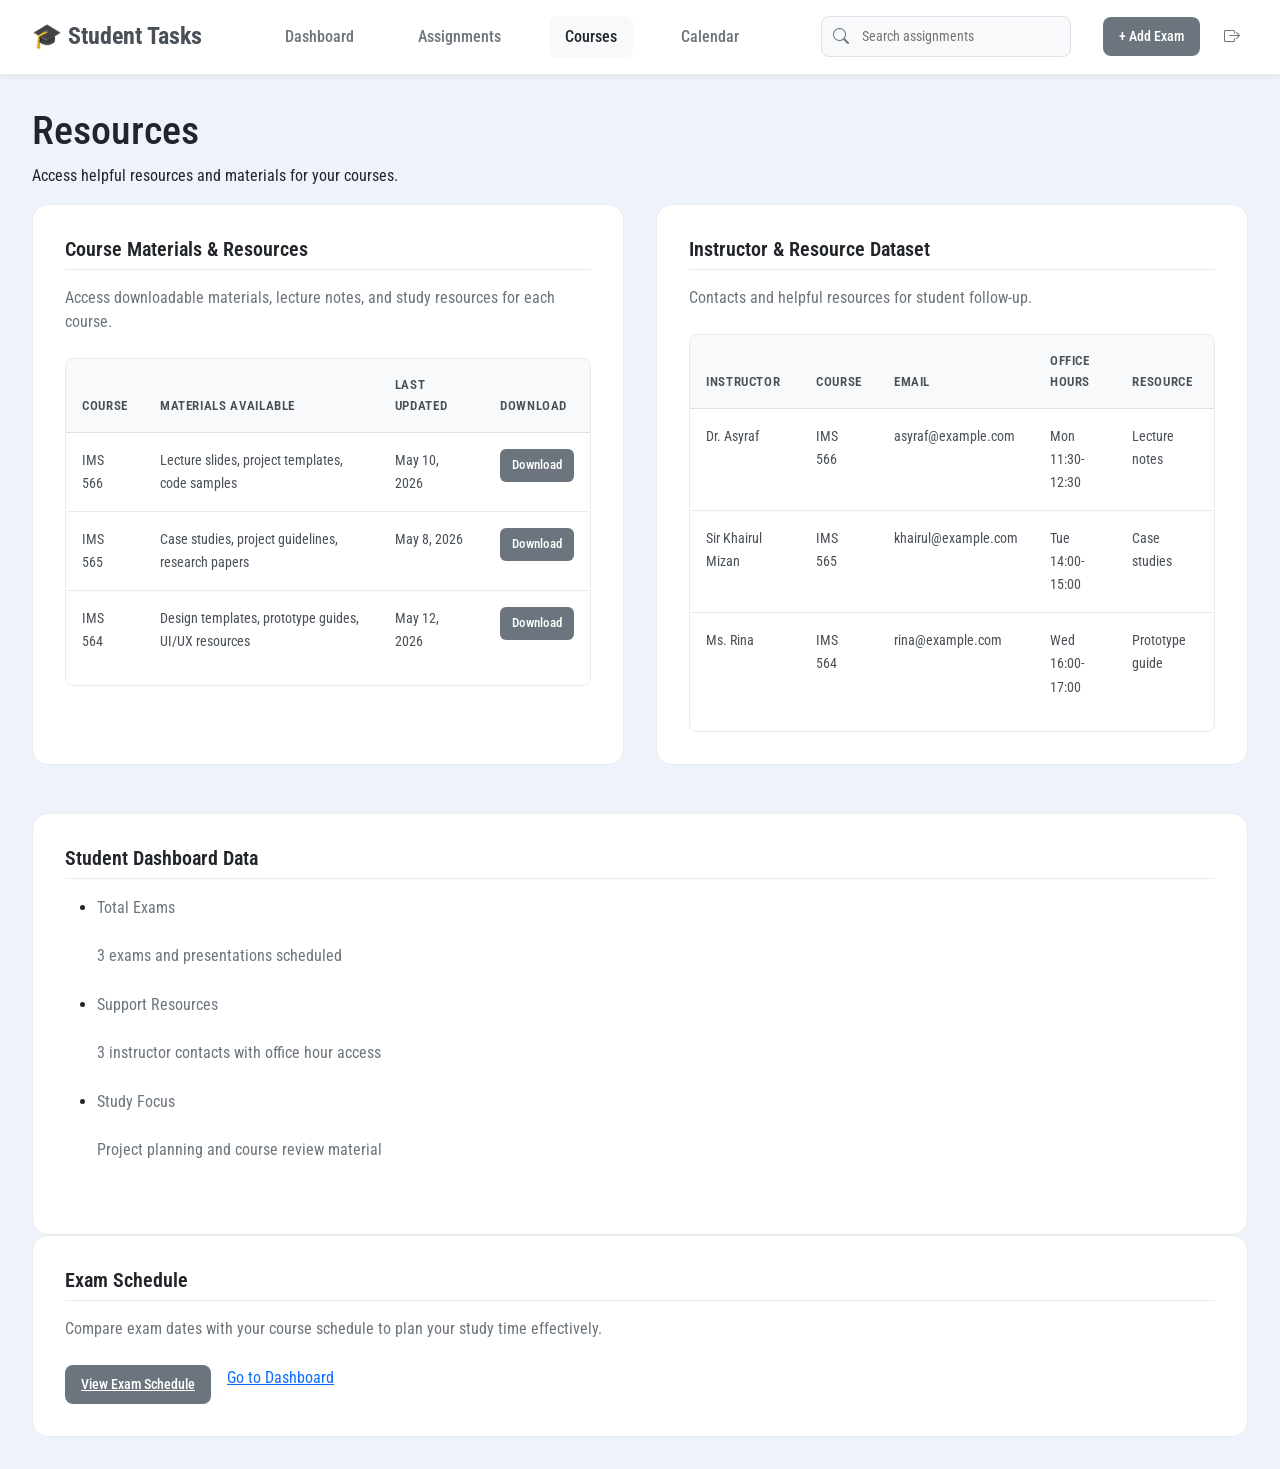
<file: resources.html>
<!DOCTYPE html>
<html lang="en">
<head>
    <meta charset="UTF-8">
    <meta name="viewport" content="width=device-width, initial-scale=1.0">
    <title>Resources</title>
    <!-- bootstrap -->
    <link href="https://cdn.jsdelivr.net/npm/bootstrap@5.3.8/dist/css/bootstrap.min.css" rel="stylesheet" integrity="sha384-sRIl4kxILFvY47J16cr9ZwB07vP4J8+LH7qKQnuqkuIAvNWLzeN8tE5YBujZqJLB" crossorigin="anonymous">
    <!-- icon -->
    <link rel="stylesheet" href="https://cdn.jsdelivr.net/npm/bootstrap-icons@1.13.1/font/bootstrap-icons.min.css">
    <!-- font -->
    <link rel="preconnect" href="https://fonts.googleapis.com">
    <link rel="preconnect" href="https://fonts.gstatic.com" crossorigin>
    <link href="https://fonts.googleapis.com/css2?family=Google+Sans:ital,opsz,wght@0,17..18,400..700;1,17..18,400..700&family=Roboto+Condensed:ital,wght@0,100..900;1,100..900&display=swap" rel="stylesheet">
    <!-- external css -->
    <link rel="stylesheet" href="resources.css">
</head>
<body>
    <div class="dashboard-container">
         <header class="top-header">
            <div class="header-brand">
                <h1 class="brand-title">🎓 Student Tasks</h1>
            </div>
            <nav class="top-nav">
                <a href="dashboard.html" class="nav-link">Dashboard</a>
                <a href="assignment.html" class="nav-link">Assignments</a>
                <a href="course.html" class="nav-link active">Courses</a>
                <a href="calender.html" class="nav-link">Calendar</a>
            </nav>
            <div class="header-actions">
                <div class="search-wrap">
                    <i class="bi bi-search"></i>
                    <input type="text" placeholder="Search assignments" class="search-input">
                </div>
                <button class="btn-primary" data-bs-toggle="modal" data-bs-target="#addExamModal">+ Add Exam</button>
                <a href="index.html" class="logout-link" onclick="window.location.href='login.html'">
                    <i class="bi bi-box-arrow-right"></i>
                </a>
            </div>
        </header>
        <main class="main-content">
            <div class="page-shell">
                <header class="site-header">
                    <div>
                        <h1 class="site-title">Resources</h1>
                        <p class="site-copy">Access helpful resources and materials for your courses.</p>
                    </div>
                    <div class="nav-buttons">
                        <a href="course.html" class="btn-secondary">Back to Course Dataset</a>
                        <a href="dashboard.html" class="btn-outline">Dashboard</a>
                    </div>
                </header>

                <section class="hero-grid">
                    <div class="card">
                        <h2>Course Materials & Resources</h2>
                        <p>Access downloadable materials, lecture notes, and study resources for each course.</p>
                        <div class="table-wrapper">
                            <table class="table">
                                <thead>
                                    <tr>
                                        <th>Course</th>
                                        <th>Materials Available</th>
                                        <th>Last Updated</th>
                                        <th>Download</th>
                                    </tr>
                                </thead>
                                <tbody>
                                    <tr>
                                        <td>IMS 566</td>
                                        <td>Lecture slides, project templates, code samples</td>
                                        <td>May 10, 2026</td>
                                        <td><button class="btn-sm">Download</button></td>
                                    </tr>
                                    <tr>
                                        <td>IMS 565</td>
                                        <td>Case studies, project guidelines, research papers</td>
                                        <td>May 8, 2026</td>
                                        <td><button class="btn-sm">Download</button></td>
                                    </tr>
                                    <tr>
                                        <td>IMS 564</td>
                                        <td>Design templates, prototype guides, UI/UX resources</td>
                                        <td>May 12, 2026</td>
                                        <td><button class="btn-sm">Download</button></td>
                                    </tr>
                                </tbody>
                            </table>
                        </div>
                    </div>

                    <div class="card">
                        <h2>Instructor & Resource Dataset</h2>
                        <p>Contacts and helpful resources for student follow-up.</p>
                        <div class="table-wrapper">
                            <table class="table">
                                <thead>
                                    <tr>
                                        <th>Instructor</th>
                                        <th>Course</th>
                                        <th>Email</th>
                                        <th>Office Hours</th>
                                        <th>Resource</th>
                                    </tr>
                                </thead>
                                <tbody>
                                    <tr>
                                        <td>Dr. Asyraf</td>
                                        <td>IMS 566</td>
                                        <td>asyraf@example.com</td>
                                        <td>Mon 11:30-12:30</td>
                                        <td>Lecture notes</td>
                                    </tr>
                                    <tr>
                                        <td>Sir Khairul Mizan</td>
                                        <td>IMS 565</td>
                                        <td>khairul@example.com</td>
                                        <td>Tue 14:00-15:00</td>
                                        <td>Case studies</td>
                                    </tr>
                                    <tr>
                                        <td>Ms. Rina</td>
                                        <td>IMS 564</td>
                                        <td>rina@example.com</td>
                                        <td>Wed 16:00-17:00</td>
                                        <td>Prototype guide</td>
                                    </tr>
                                </tbody>
                            </table>
                        </div>
                    </div>
                </section>

                <section class="card-grid">
                    <div class="card">
                        <h2>Student Dashboard Data</h2>
                        <ul class="list-panel">
                            <li>
                                <p class="item-title">Total Exams</p>
                                <p class="item-meta">3 exams and presentations scheduled</p>
                            </li>
                            <li>
                                <p class="item-title">Support Resources</p>
                                <p class="item-meta">3 instructor contacts with office hour access</p>
                            </li>
                            <li>
                                <p class="item-title">Study Focus</p>
                                <p class="item-meta">Project planning and course review material</p>
                            </li>
                        </ul>
                    </div>
                    <div class="card">
                        <h2>Exam Schedule</h2>
                        <p>Compare exam dates with your course schedule to plan your study time effectively.</p>
                        <div class="nav-buttons2">
                            <a href="exam_schedule.html" class="btn-primary">View Exam Schedule</a>
                            <a href="dashboard.html" class="btn-outline">Go to Dashboard</a>
                        </div>
                    </div>
                </section>
            </div>
        </main>
    </div>
    <script src="https://cdn.jsdelivr.net/npm/bootstrap@5.3.8/dist/js/bootstrap.bundle.min.js" integrity="sha384-FKyoEForCGlyvwx9Hj09JcYn3nv7wiPVlz7YYwJrWVcXK/BmnVDxM+D2scQbITxI" crossorigin="anonymous"></script>
</body>
</html>
</file>
<file: assignment.css>
* {
    margin: 0;
    padding: 0;
    box-sizing: border-box;
}

body {
    background-color: #eef3fb;
    color: #212529;
    font-family: 'Roboto Condensed', sans-serif;
    line-height: 1.6;
}

.dashboard-container {
    min-height: 100vh;
    display: flex;
    flex-direction: column;
    background-color: transparent;
}

/* Top Header */
.top-header {
    background-color: #ffffff;
    border-bottom: 1px solid #e9ecef;
    padding: 1rem 2rem;
    display: flex;
    align-items: center;
    justify-content: space-between;
    position: sticky;
    top: 0;
    z-index: 100;
    box-shadow: 0 2px 4px rgba(0,0,0,0.05);
}

.header-brand {
    flex-shrink: 0;
}

.brand-title {
    font-size: 1.5rem;
    font-weight: 700;
    color: #495057;
    margin: 0;
}

.top-nav {
    display: flex;
    gap: 2rem;
    flex: 1;
    justify-content: center;
}

.top-nav .nav-link {
    color: #6c757d;
    text-decoration: none;
    font-weight: 500;
    padding: 0.5rem 1rem;
    border-radius: 0.5rem;
    transition: all 0.2s;
}

.top-nav .nav-link:hover,
.top-nav .nav-link.active {
    background-color: #f8f9fa;
    color: #212529;
}

.header-actions {
    display: flex;
    align-items: center;
    gap: 1rem;
    flex-shrink: 0;
}

.search-wrap {
    position: relative;
    margin-right: 1rem;
}

.search-wrap i {
    position: absolute;
    left: 0.75rem;
    top: 50%;
    transform: translateY(-50%);
    color: #6c757d;
}

.search-input {
    background-color: #f8f9fa;
    border: 1px solid #dee2e6;
    border-radius: 0.5rem;
    padding: 0.5rem 1rem 0.5rem 2.5rem;
    width: 250px;
    font-size: 0.9rem;
    outline: none;
    transition: all 0.2s;
}

.search-input:focus {
    border-color: #6c757d;
    background-color: white;
    box-shadow: 0 0 0 2px rgba(108, 117, 125, 0.1);
}

.btn-primary {
    background-color: #6c757d;
    color: white;
    border: none;
    padding: 0.5rem 1rem;
    border-radius: 0.5rem;
    font-weight: 500;
    cursor: pointer;
    transition: background-color 0.2s;
    font-size: 0.9rem;
}

.btn-primary:hover {
    background-color: #5a6268;
}

.btn-secondary {
    background-color: #f8f9fa;
    color: #6c757d;
    border: 1px solid #dee2e6;
    padding: 0.5rem 1rem;
    border-radius: 0.5rem;
    font-weight: 500;
    cursor: pointer;
    transition: all 0.2s;
    font-size: 0.9rem;
}

.btn-secondary:hover {
    background-color: #e9ecef;
    color: #495057;
}

.btn-danger {
    background-color: #f8f9fa;
    color: #dc3545;
    border: 1px solid #f5c6cb;
    padding: 0.5rem 1rem;
    border-radius: 0.5rem;
    font-weight: 500;
    cursor: pointer;
    transition: all 0.2s;
    font-size: 0.9rem;
}

.btn-danger:hover {
    background-color: #f5c6cb;
    color: #b02a37;
}

.logout-link {
    color: #6c757d;
    text-decoration: none;
    padding: 0.5rem;
    border-radius: 0.5rem;
    transition: all 0.2s;
    display: flex;
    align-items: center;
    justify-content: center;
}

.logout-link:hover {
    background-color: #f8f9fa;
    color: #dc3545;
}

/* Main Content */
.main-content {
    flex: 1;
    padding: 2rem;
    max-width: 1400px;
    margin: 0 auto;
    width: 100%;
}

/* Welcome Section */
.welcome-section {
    margin-bottom: 3rem;
    text-align: center;
}

.welcome-content {
    max-width: 600px;
    margin: 0 auto;
}

.welcome-title {
    font-size: 2.5rem;
    font-weight: 700;
    color: #212529;
    margin-bottom: 0.5rem;
}

.welcome-subtitle {
    font-size: 1.1rem;
    color: #6c757d;
    margin-bottom: 1.5rem;
}

.status-badges {
    display: flex;
    gap: 1rem;
    justify-content: center;
    flex-wrap: wrap;
}

.status-badge {
    background-color: #f8f9fa;
    color: #495057;
    padding: 0.5rem 1rem;
    border-radius: 2rem;
    font-size: 0.9rem;
    font-weight: 500;
    border: 1px solid #dee2e6;
}

.status-badge.pending {
    background-color: #fff3cd;
    color: #856404;
    border-color: #ffeaa7;
}

.status-badge.in-progress {
    background-color: #d1ecf1;
    color: #0c5460;
    border-color: #bee5eb;
}

.status-badge.completed {
    background-color: #d4edda;
    color: #155724;
    border-color: #c3e6cb;
}

/* Assignments Section */
.assignments-section {
    margin-bottom: 2rem;
}

.assignments-grid {
    display: grid;
    grid-template-columns: repeat(auto-fill, minmax(350px, 1fr));
    gap: 2rem;
}

/* Assignment Cards */
.assignment-card {
    background-color: #ffffff;
    border: 1px solid #e9ecef;
    border-radius: 1rem;
    padding: 2rem;
    transition: transform 0.2s, box-shadow 0.2s;
    position: relative;
    overflow: hidden;
}

.assignment-card:hover {
    transform: translateY(-2px);
    box-shadow: 0 4px 12px rgba(0,0,0,0.1);
}

.card-header {
    display: flex;
    justify-content: space-between;
    align-items: center;
    margin-bottom: 1.5rem;
}

.assignment-icon {
    width: 3rem;
    height: 3rem;
    background-color: #f8f9fa;
    border-radius: 0.75rem;
    display: flex;
    align-items: center;
    justify-content: center;
    font-size: 1.5rem;
    color: #6c757d;
}

.assignment-status {
    display: flex;
    align-items: center;
}

.card-content {
    margin-bottom: 1.5rem;
}

.assignment-title {
    font-size: 1.25rem;
    font-weight: 600;
    color: #212529;
    margin-bottom: 0.5rem;
}

.assignment-description {
    color: #6c757d;
    font-size: 0.95rem;
    line-height: 1.5;
    margin-bottom: 1rem;
}

.assignment-meta {
    display: flex;
    flex-direction: column;
    gap: 0.5rem;
}

.meta-item {
    display: flex;
    align-items: center;
    gap: 0.5rem;
    font-size: 0.9rem;
    color: #6c757d;
}

.meta-item i {
    color: #adb5bd;
}

.card-actions {
    display: flex;
    gap: 0.75rem;
    justify-content: flex-end;
}

/* Course badge and progress */
.course-badge {
    background-color: #f1f3f5;
    color: #495057;
    font-size: 0.75rem;
    padding: 0.25rem 0.5rem;
    border-radius: 0.5rem;
    margin-left: 0.5rem;
    font-weight: 600;
}

.assignment-progress {
    height: 8px;
    background: #f1f3f5;
    border-radius: 6px;
    overflow: hidden;
    margin-top: 1rem;
}

.progress-bar {
    height: 100%;
    transition: width 0.4s ease;
}

.progress-bar.pending {
    background: linear-gradient(90deg, #ffe8a1, #ffd27a);
}

.progress-bar.in-progress {
    background: linear-gradient(90deg, #cfeefd, #9ad1f5);
}

.progress-bar.completed {
    background: linear-gradient(90deg, #c8f7d4, #8de1a6);
}

/* Icon action buttons */
.action-btn {
    background: transparent;
    border: none;
    padding: 0.5rem;
    border-radius: 0.5rem;
    cursor: pointer;
    display: inline-flex;
    align-items: center;
    justify-content: center;
    color: #6c757d;
    transition: background 0.15s, color 0.15s;
}

.action-btn:hover {
    background: #f8f9fa;
    color: #212529;
}

.action-btn.delete:hover {
    color: #b02a37;
}

.action-btn i {
    font-size: 1.05rem;
}

/* Modal Styles */
.modal-content {
    border: none;
    border-radius: 1rem;
    box-shadow: 0 10px 25px rgba(0,0,0,0.1);
}

.modal-header {
    border-bottom: 1px solid #e9ecef;
    padding: 2rem;
}

.modal-title {
    font-size: 1.25rem;
    font-weight: 600;
    color: #212529;
}

.modal-body {
    padding: 2rem;
}

.modal-footer {
    border-top: 1px solid #e9ecef;
    padding: 2rem;
}

.form-label {
    font-weight: 500;
    color: #495057;
    margin-bottom: 0.5rem;
}

.form-control,
.form-select {
    border: 1px solid #dee2e6;
    border-radius: 0.5rem;
    padding: 0.75rem;
    font-size: 0.9rem;
    transition: border-color 0.2s, box-shadow 0.2s;
}

.form-control:focus,
.form-select:focus {
    border-color: #6c757d;
    box-shadow: 0 0 0 2px rgba(108, 117, 125, 0.1);
}

/* Responsive Design */
@media (max-width: 768px) {
    .top-header {
        flex-direction: column;
        gap: 1rem;
        padding: 1rem;
    }

    .top-nav {
        order: 2;
        justify-content: center;
    }

    .header-actions {
        order: 3;
        width: 100%;
        justify-content: space-between;
    }

    .search-input {
        width: 200px;
    }

    .main-content {
        padding: 1rem;
    }

    .welcome-title {
        font-size: 2rem;
    }

    .assignments-grid {
        grid-template-columns: 1fr;
        gap: 1.5rem;
    }

    .assignment-card {
        padding: 1.5rem;
    }

    .card-header {
        margin-bottom: 1rem;
    }

    .card-actions {
        flex-direction: column;
        gap: 0.5rem;
    }

    .btn-secondary,
    .btn-danger {
        width: 100%;
    }
}

@media (max-width: 480px) {
    .status-badges {
        flex-direction: column;
        align-items: center;
    }

    .header-actions {
        flex-direction: column;
        gap: 0.5rem;
    }

    .search-input {
        width: 100%;
        max-width: 300px;
    }

    .modal-body,
    .modal-header,
    .modal-footer {
        padding: 1.5rem;
    }
}
</file>
<file: calender.css>
* {
    margin: 0;
    padding: 0;
    box-sizing: border-box;
}

body {
    background-color: #eef3fb;
    color: #212529;
    font-family: 'Roboto Condensed', sans-serif;
    line-height: 1.6;
}

.dashboard-container {
    min-height: 100vh;
    display: flex;
    flex-direction: column;
    background-color: transparent;
}

/* Top Header */
.top-header {
    background-color: #ffffff;
    border-bottom: 1px solid #e9ecef;
    padding: 1rem 2rem;
    display: flex;
    align-items: center;
    justify-content: space-between;
    position: sticky;
    top: 0;
    z-index: 100;
    box-shadow: 0 2px 4px rgba(0,0,0,0.05);
}

.header-brand {
    flex-shrink: 0;
}

.brand-title {
    font-size: 1.5rem;
    font-weight: 700;
    color: #495057;
    margin: 0;
}

.top-nav {
    display: flex;
    gap: 2rem;
    flex: 1;
    justify-content: center;
}

.top-nav .nav-link {
    color: #6c757d;
    text-decoration: none;
    font-weight: 500;
    padding: 0.5rem 1rem;
    border-radius: 0.5rem;
    transition: all 0.2s;
}

.top-nav .nav-link:hover,
.top-nav .nav-link.active {
    background-color: #f8f9fa;
    color: #212529;
}

.header-actions {
    display: flex;
    align-items: center;
    gap: 1rem;
    flex-shrink: 0;
}

.search-wrap {
    position: relative;
    margin-right: 1rem;
}

.search-wrap i {
    position: absolute;
    left: 0.75rem;
    top: 50%;
    transform: translateY(-50%);
    color: #6c757d;
}

.search-input {
    background-color: #f8f9fa;
    border: 1px solid #dee2e6;
    border-radius: 0.5rem;
    padding: 0.5rem 1rem 0.5rem 2.5rem;
    width: 250px;
    font-size: 0.9rem;
    outline: none;
    transition: all 0.2s;
}

.search-input:focus {
    border-color: #6c757d;
    background-color: white;
    box-shadow: 0 0 0 2px rgba(108, 117, 125, 0.1);
}

.btn-primary {
    background-color: #6c757d;
    color: white;
    border: none;
    padding: 0.5rem 1rem;
    border-radius: 0.5rem;
    font-weight: 500;
    cursor: pointer;
    transition: background-color 0.2s;
    font-size: 0.9rem;
}

.btn-primary:hover {
    background-color: #5a6268;
}

.btn-secondary {
    background-color: #f8f9fa;
    color: #6c757d;
    border: 1px solid #dee2e6;
    padding: 0.5rem 1rem;
    border-radius: 0.5rem;
    font-weight: 500;
    cursor: pointer;
    transition: all 0.2s;
    font-size: 0.9rem;
    text-decoration: none;
    display: inline-block;
}

.btn-secondary:hover {
    background-color: #e9ecef;
    color: #495057;
}

.logout-link {
    color: #6c757d;
    text-decoration: none;
    padding: 0.5rem;
    border-radius: 0.5rem;
    transition: all 0.2s;
    display: flex;
    align-items: center;
    justify-content: center;
}

.logout-link:hover {
    background-color: #f8f9fa;
    color: #dc3545;
}

/* Main Content */
.main-content {
    flex: 1;
    padding: 2rem;
    max-width: 1400px;
    margin: 0 auto;
    width: 100%;
}

/* Welcome Section */
.welcome-section {
    margin-bottom: 3rem;
    text-align: center;
}

.welcome-content {
    max-width: 600px;
    margin: 0 auto;
}

.welcome-title {
    font-size: 2.5rem;
    font-weight: 700;
    color: #212529;
    margin-bottom: 0.5rem;
}

.welcome-subtitle {
    font-size: 1.1rem;
    color: #6c757d;
    margin-bottom: 1.5rem;
}

.status-badges {
    display: flex;
    gap: 1rem;
    justify-content: center;
    flex-wrap: wrap;
}

.status-badge {
    background-color: #f8f9fa;
    color: #495057;
    padding: 0.5rem 1rem;
    border-radius: 2rem;
    font-size: 0.9rem;
    font-weight: 500;
    border: 1px solid #dee2e6;
}

/* Calendar Styles */
.calendar-wrapper {
    display: grid;
    grid-template-columns: 1fr 300px;
    gap: 2rem;
    margin-bottom: 2rem;
}

.calendar-card {
    background-color: #ffffff;
    border: 1px solid #e9ecef;
    border-radius: 1rem;
    padding: 2rem;
    box-shadow: 0 4px 12px rgba(0,0,0,0.05);
}

.calendar-header {
    display: flex;
    justify-content: space-between;
    align-items: center;
    margin-bottom: 2rem;
    padding-bottom: 1rem;
    border-bottom: 1px solid #e9ecef;
}

.calendar-nav-btn {
    background: none;
    border: none;
    padding: 0.5rem;
    border-radius: 0.5rem;
    color: #6c757d;
    cursor: pointer;
    transition: all 0.2s;
    font-size: 1.2rem;
}

.calendar-nav-btn:hover {
    background-color: #f8f9fa;
    color: #495057;
}

.calendar-month {
    font-size: 1.5rem;
    font-weight: 600;
    color: #212529;
}

.calendar-grid {
    display: grid;
    grid-template-columns: repeat(7, 1fr);
    gap: 0.5rem;
}

.calendar-day-header {
    text-align: center;
    font-weight: 600;
    color: #6c757d;
    font-size: 0.9rem;
    padding: 1rem 0;
    text-transform: uppercase;
    letter-spacing: 0.05em;
}

.calendar-day {
    aspect-ratio: 1;
    display: flex;
    align-items: center;
    justify-content: center;
    border-radius: 0.5rem;
    cursor: pointer;
    transition: all 0.2s;
    position: relative;
    font-size: 0.9rem;
}

.calendar-day:hover {
    background-color: #f8f9fa;
}

.calendar-day.today {
    background-color: #6c757d;
    color: white;
    font-weight: 600;
}

.calendar-day.other-month {
    color: #adb5bd;
}

.calendar-day.has-events::after {
    content: '';
    position: absolute;
    bottom: 4px;
    left: 50%;
    transform: translateX(-50%);
    width: 4px;
    height: 4px;
    background-color: #dc3545;
    border-radius: 50%;
}

/* Events Sidebar */
.events-sidebar {
    display: flex;
    flex-direction: column;
    gap: 1rem;
    width: 300px;
}

.event-card {
    background-color: #ffffff;
    border: 1px solid #e9ecef;
    border-radius: 1rem;
    padding: 1.5rem;
    transition: transform 0.2s, box-shadow 0.2s;
    position: relative;
    overflow: hidden;
}

.event-card:hover {
    transform: translateY(-2px);
    box-shadow: 0 4px 12px rgba(0,0,0,0.1);
}

.event-card.priority-high {
    border-left: 4px solid #dc3545;
}

.event-card.priority-medium {
    border-left: 4px solid #fd7e14;
}

.event-card.priority-low {
    border-left: 4px solid #20c997;
}

.event-title {
    font-size: 1rem;
    font-weight: 600;
    color: #212529;
    margin-bottom: 0.25rem;
}

.event-course {
    font-size: 0.85rem;
    color: #6c757d;
    margin-bottom: 0.75rem;
    font-weight: 500;
}

.event-date {
    display: flex;
    align-items: center;
    gap: 0.5rem;
    font-size: 0.85rem;
    color: #495057;
}

.event-date i {
    color: #adb5bd;
    width: 1rem;
}

/* Sidebar */
.calendar-sidebar {
    display: flex;
    flex-direction: column;
    gap: 1.5rem;
}

.upcoming-events,
.quick-stats {
    background-color: #ffffff;
    border: 1px solid #e9ecef;
    border-radius: 1rem;
    padding: 1.5rem;
}

.upcoming-events h3,
.quick-stats h3 {
    font-size: 1.1rem;
    font-weight: 600;
    color: #212529;
    margin-bottom: 1rem;
    padding-bottom: 0.5rem;
    border-bottom: 1px solid #e9ecef;
}

.event-item {
    display: flex;
    gap: 1rem;
    padding: 1rem 0;
    border-bottom: 1px solid #f8f9fa;
}

.event-item:last-child {
    border-bottom: none;
}

.event-date {
    width: 3rem;
    height: 3rem;
    background-color: #f8f9fa;
    border-radius: 0.5rem;
    display: flex;
    flex-direction: column;
    align-items: center;
    justify-content: center;
    font-size: 0.8rem;
    font-weight: 600;
    color: #495057;
    flex-shrink: 0;
}

.event-date .day {
    font-size: 1rem;
    font-weight: 700;
    color: #212529;
}

.event-details h4 {
    font-size: 0.9rem;
    font-weight: 600;
    color: #212529;
    margin-bottom: 0.25rem;
}

.event-details p {
    font-size: 0.8rem;
    color: #6c757d;
    margin: 0;
}

.stat-item {
    display: flex;
    justify-content: space-between;
    align-items: center;
    padding: 0.75rem 0;
    border-bottom: 1px solid #f8f9fa;
}

.stat-item:last-child {
    border-bottom: none;
}

.stat-label {
    font-size: 0.9rem;
    color: #6c757d;
}

.stat-value {
    font-size: 1rem;
    font-weight: 600;
    color: #212529;
}

/* Modal Styles */
.modal-content {
    border: none;
    border-radius: 1rem;
    box-shadow: 0 10px 25px rgba(0,0,0,0.1);
}

.modal-header {
    border-bottom: 1px solid #e9ecef;
    padding: 2rem;
}

.modal-title {
    font-size: 1.25rem;
    font-weight: 600;
    color: #212529;
}

.modal-body {
    padding: 2rem;
}

.modal-footer {
    border-top: 1px solid #e9ecef;
    padding: 2rem;
}

.form-label {
    font-weight: 500;
    color: #495057;
    margin-bottom: 0.5rem;
}

.form-control,
.form-select {
    border: 1px solid #dee2e6;
    border-radius: 0.5rem;
    padding: 0.75rem;
    font-size: 0.9rem;
    transition: border-color 0.2s, box-shadow 0.2s;
}

.form-control:focus,
.form-select:focus {
    border-color: #6c757d;
    box-shadow: 0 0 0 2px rgba(108, 117, 125, 0.1);
}

/* Responsive Design */
@media (max-width: 1024px) {
    .calendar-wrapper {
        grid-template-columns: 1fr;
    }

    .calendar-sidebar {
        order: -1;
    }

    .events-sidebar {
        width: 100%;
        order: -1;
    }

    .event-card {
        padding: 1.25rem;
    }
}

@media (max-width: 768px) {
    .top-header {
        flex-direction: column;
        gap: 1rem;
        padding: 1rem;
    }

    .top-nav {
        order: 2;
        justify-content: center;
    }

    .header-actions {
        order: 3;
        width: 100%;
        justify-content: space-between;
    }

    .search-input {
        width: 200px;
    }

    .main-content {
        padding: 1rem;
    }

    .welcome-title {
        font-size: 2rem;
    }

    .calendar-wrapper {
        gap: 1.5rem;
    }

    .calendar-card {
        padding: 1.5rem;
    }

    .calendar-grid {
        gap: 0.25rem;
    }

    .calendar-day {
        font-size: 0.8rem;
    }

    .events-sidebar {
        width: 100%;
        gap: 0.75rem;
    }

    .event-card {
        padding: 1rem;
    }
}

@media (max-width: 480px) {
    .status-badges {
        flex-direction: column;
        align-items: center;
    }

    .header-actions {
        flex-direction: column;
        gap: 0.5rem;
    }

    .search-input {
        width: 100%;
        max-width: 300px;
    }

    .calendar-header {
        flex-direction: column;
        gap: 1rem;
        text-align: center;
    }

    .event-item {
        flex-direction: column;
        gap: 0.5rem;
    }

    .event-date {
        align-self: flex-start;
    }
}
</file>
<file: course.css>
* {
    box-sizing: border-box;
}

body {
    background-color: #eef3fb;
    color: #212529;
    font-family: 'Roboto Condensed', sans-serif;
    line-height: 1.6;
}

.dashboard-container {
    min-height: 100vh;
    display: flex;
    flex-direction: column;
    background-color: transparent;
}

/* Top Header */
.top-header {
    background-color: #ffffff;
    border-bottom: 1px solid #e9ecef;
    padding: 1rem 2rem;
    display: flex;
    align-items: center;
    justify-content: space-between;
    position: sticky;
    top: 0;
    z-index: 100;
    box-shadow: 0 2px 4px rgba(0,0,0,0.05);
}

.header-brand {
    flex-shrink: 0;
}

.brand-title {
    font-size: 1.5rem;
    font-weight: 700;
    color: #495057;
    margin: 0;
}

.top-nav {
    display: flex;
    gap: 2rem;
    flex: 1;
    justify-content: center;
}

.top-nav .nav-link {
    color: #6c757d;
    text-decoration: none;
    font-weight: 500;
    padding: 0.5rem 1rem;
    border-radius: 0.5rem;
    transition: all 0.2s;
}

.top-nav .nav-link:hover,
.top-nav .nav-link.active {
    background-color: #f8f9fa;
    color: #212529;
}

.header-actions {
    display: flex;
    align-items: center;
    gap: 1rem;
    flex-shrink: 0;
}

.search-wrap {
    position: relative;
    margin-right: 1rem;
}

.search-wrap i {
    position: absolute;
    left: 0.75rem;
    top: 50%;
    transform: translateY(-50%);
    color: #6c757d;
}

.search-input {
    background-color: #f8f9fa;
    border: 1px solid #dee2e6;
    border-radius: 0.5rem;
    padding: 0.5rem 1rem 0.5rem 2.5rem;
    width: 250px;
    font-size: 0.9rem;
    outline: none;
    transition: all 0.2s;
}

.search-input:focus {
    border-color: #6c757d;
    background-color: white;
    box-shadow: 0 0 0 2px rgba(108, 117, 125, 0.1);
}

.btn-primary {
    background-color: #6c757d;
    color: white;
    border: none;
    padding: 0.5rem 1rem;
    border-radius: 0.5rem;
    font-weight: 500;
    cursor: pointer;
    transition: background-color 0.2s;
    font-size: 0.9rem;
}

.btn-primary:hover {
    background-color: #5a6268;
}

.btn-secondary {
    background-color: #f8f9fa;
    color: #6c757d;
    border: 1px solid #dee2e6;
    padding: 0.5rem 1rem;
    border-radius: 0.5rem;
    font-weight: 500;
    cursor: pointer;
    transition: all 0.2s;
    font-size: 0.9rem;
    text-decoration: none;
    display: inline-block;
}

.btn-secondary:hover {
    background-color: #e9ecef;
    color: #495057;
}

.logout-link {
    color: #6c757d;
    text-decoration: none;
    padding: 0.5rem;
    border-radius: 0.5rem;
    transition: all 0.2s;
    display: flex;
    align-items: center;
    justify-content: center;
}

.logout-link:hover {
    background-color: #f8f9fa;
    color: #dc3545;
}

a {
    color: #4338ca;
    text-decoration: none;
}

/* Main Content */
.main-content {
    flex: 1;
    padding: 2rem;
    max-width: 1400px;
    margin: 0 auto;
    width: 100%;
}

/* Welcome Section */
.welcome-section {
    margin-bottom: 3rem;
    text-align: center;
    position: relative;
}

.welcome-content {
    max-width: 600px;
    margin: 0 auto;
}

.welcome-title {
    font-size: 2.5rem;
    font-weight: 700;
    color: #212529;
    margin-bottom: 0.5rem;
}

.welcome-subtitle {
    font-size: 1.1rem;
    color: #6c757d;
    margin-bottom: 1.5rem;
}

.status-badges {
    display: flex;
    gap: 1rem;
    justify-content: center;
    flex-wrap: wrap;
}

.status-badge {
    background-color: #f8f9fa;
    color: #495057;
    padding: 0.5rem 1rem;
    border-radius: 2rem;
    font-size: 0.9rem;
    font-weight: 500;
    border: 1px solid #dee2e6;
}

.nav-buttons {
    position: absolute;
    top: 0;
    right: 0;
    display: flex;
    gap: 1rem;
}
.nav-buttons2 {
    position: center;
    top: 0;
    right: 0;
    display: flex;
    gap: 1rem;
}

.btn-primary {
    background-color: #6c757d;
    color: white;
    border: none;
    padding: 0.5rem 1rem;
    border-radius: 0.5rem;
    font-weight: 500;
    cursor: pointer;
    transition: background-color 0.2s;
    font-size: 0.9rem;
}

.btn-primary:hover {
    background-color: #5a6268;
}

.btn-secondary {
    background-color: #f8f9fa;
    color: #6c757d;
    border: 1px solid #dee2e6;
    padding: 0.5rem 1rem;
    border-radius: 0.5rem;
    font-weight: 500;
    cursor: pointer;
    transition: all 0.2s;
    font-size: 0.9rem;
    text-decoration: none;
    display: inline-block;
}

.btn-secondary:hover {
    background-color: #e9ecef;
    color: #495057;
}

.btn-outline {
    background-color: transparent;
    color: #6c757d;
    border: 1px solid #dee2e6;
    padding: 0.5rem 1rem;
    border-radius: 0.5rem;
    font-weight: 500;
    cursor: pointer;
    transition: all 0.2s;
    font-size: 0.9rem;
    text-decoration: none;
    display: inline-block;
}

.btn-outline:hover {
    background-color: #f8f9fa;
    color: #495057;
}

.hero-grid,
.card-grid {
    display: grid;
    gap: 1.25rem;
}

.hero-grid {
    grid-template-columns: 1fr;
    margin-bottom: 1.75rem;
}

@media (min-width: 768px) {
    .hero-grid {
        grid-template-columns: repeat(2, minmax(0, 1fr));
    }
}

.card {
    background: white;
    border: 1px solid #e5e7eb;
    border-radius: 1.25rem;
    padding: 1.5rem;
    box-shadow: 0 18px 40px rgba(15, 23, 42, 0.06);
}

.card h2 {
    margin-top: 0;
    margin-bottom: 0.75rem;
    font-size: 1.1rem;
    color:black;
}

.card p,
.card td,
.card th,
.card li {
    color: #4b5563;
}

.card .badge {
    font-size: 0.75rem;
    padding: 0.45rem 0.65rem;
    border-radius: 999px;
}

.badge-completed { background: #d1fae5; color: #065f46; }
.badge-pending { background: #fef3c7; color: #92400e; }
.badge-overdue { background: #fee2e2; color: #991b1b; }
.badge-high { background: #fdedec; color: #b91c1c; }
.badge-medium { background: #fdf2f8; color: #9d174d; }
.badge-low { background: #ecfdf5; color: #166534; }

.table-wrapper {
    overflow-x: auto;
    margin-top: 1rem;
}

.table {
    width: 100%;
    border-collapse: collapse;
    min-width: 680px;
}

.table th,
.table td {
    padding: 0.95rem 1rem;
    border-bottom: 1px solid #e5e7eb;
    text-align: left;
}

.table th {
    color: #374151;
    font-weight: 700;
    background: #f8fafc;
}

.progress-label {
    display: inline-flex;
    align-items: center;
    gap: 0.75rem;
    margin-top: 0.75rem;
}

.progress-bar {
    height: 0.9rem;
    border-radius: 999px;
    background: #e5e7eb;
    overflow: hidden;
}

.progress-fill {
    height: 100%;
    border-radius: 999px;
}

.progress-green { background: #22c55e; }
.progress-yellow { background: #eab308; }
.progress-blue { background: #4338ca; }

.list-panel {
    list-style: none;
    padding-left: 0;
    margin: 0;
}

.list-panel li {
    padding: 1rem 0;
    border-bottom: 1px solid #e5e7eb;
}

.list-panel li:last-child {
    border-bottom: none;
}

.list-panel .item-title {
    font-weight: 700;
    margin-bottom: 0.25rem;
}

.list-panel .item-meta {
    color: #6b7280;
}

.status-pill {
    display: inline-flex;
    align-items: center;
    padding: 0.45rem 0.75rem;
    border-radius: 999px;
    font-size: 0.75rem;
    font-weight: 700;
}

.status-ontrack { background: #dbeafe; color: #1d4ed8; }
.status-review { background: #fef3c7; color: #b45309; }
.status-blocked { background: #fee2e2; color: #b91c1c; }

.page-footer {
    margin-top: 2rem;
    text-align: center;
    color: #6b7280;
}

/* Responsive Design */
@media (max-width: 1024px) {
    .hero-grid {
        grid-template-columns: 1fr;
    }
}

@media (max-width: 768px) {
    .top-header {
        flex-direction: column;
        gap: 1rem;
        padding: 1rem;
    }

    .top-nav {
        order: 2;
        justify-content: center;
    }

    .header-actions {
        order: 3;
        width: 100%;
        justify-content: space-between;
    }

    .search-input {
        width: 200px;
    }

    .main-content {
        padding: 1rem;
    }

    .welcome-title {
        font-size: 2rem;
    }

    .nav-buttons {
        position: static;
        justify-content: center;
        margin-top: 2rem;
    }

    .hero-grid {
        grid-template-columns: 1fr;
        gap: 1.5rem;
    }

    .card {
        padding: 1.5rem;
    }
}

@media (max-width: 480px) {
    .status-badges {
        flex-direction: column;
        align-items: center;
    }

    .header-actions {
        flex-direction: column;
        gap: 0.5rem;
    }

    .search-input {
        width: 100%;
        max-width: 300px;
    }

    .table th,
    .table td {
        padding: 0.75rem 0.5rem;
        font-size: 0.85rem;
    }
}
</file>
<file: exam_schedule.css>
* {
    margin: 0;
    padding: 0;
    box-sizing: border-box;
}

body {
    background-color: #eef3fb;
    color: #212529;
    font-family: 'Roboto Condensed', sans-serif;
    line-height: 1.6;
}

.dashboard-container {
    min-height: 100vh;
    display: flex;
    flex-direction: column;
    background-color: transparent;
}

/* Top Header */
.top-header {
    background-color: #ffffff;
    border-bottom: 1px solid #e9ecef;
    padding: 1rem 2rem;
    display: flex;
    align-items: center;
    justify-content: space-between;
    position: sticky;
    top: 0;
    z-index: 100;
    box-shadow: 0 2px 4px rgba(0,0,0,0.05);
}

.header-brand {
    flex-shrink: 0;
}

.brand-title {
    font-size: 1.5rem;
    font-weight: 700;
    color: #495057;
    margin: 0;
}

.top-nav {
    display: flex;
    gap: 2rem;
    flex: 1;
    justify-content: center;
}

.top-nav .nav-link {
    color: #6c757d;
    text-decoration: none;
    font-weight: 500;
    padding: 0.5rem 1rem;
    border-radius: 0.5rem;
    transition: all 0.2s;
}

.top-nav .nav-link:hover,
.top-nav .nav-link.active {
    background-color: #f8f9fa;
    color: #212529;
}

.header-actions {
    display: flex;
    align-items: center;
    gap: 1rem;
    flex-shrink: 0;
}

.search-wrap {
    position: relative;
    margin-right: 1rem;
}

.search-wrap i {
    position: absolute;
    left: 0.75rem;
    top: 50%;
    transform: translateY(-50%);
    color: #6c757d;
}

.search-input {
    background-color: #f8f9fa;
    border: 1px solid #dee2e6;
    border-radius: 0.5rem;
    padding: 0.5rem 1rem 0.5rem 2.5rem;
    width: 250px;
    font-size: 0.9rem;
    outline: none;
    transition: all 0.2s;
}

.search-input:focus {
    border-color: #6c757d;
    background-color: white;
    box-shadow: 0 0 0 2px rgba(108, 117, 125, 0.1);
}

.btn-primary {
    background-color: #6c757d;
    color: white;
    border: none;
    padding: 0.5rem 1rem;
    border-radius: 0.5rem;
    font-weight: 500;
    cursor: pointer;
    transition: background-color 0.2s;
    font-size: 0.9rem;
}

.btn-primary:hover {
    background-color: #5a6268;
}

.btn-secondary {
    background-color: #f8f9fa;
    color: #6c757d;
    border: 1px solid #dee2e6;
    padding: 0.5rem 1rem;
    border-radius: 0.5rem;
    font-weight: 500;
    cursor: pointer;
    transition: all 0.2s;
    font-size: 0.9rem;
}

.btn-secondary:hover {
    background-color: #e9ecef;
    color: #495057;
}

.logout-link {
    color: #6c757d;
    text-decoration: none;
    padding: 0.5rem;
    border-radius: 0.5rem;
    transition: all 0.2s;
    display: flex;
    align-items: center;
    justify-content: center;
}

.logout-link:hover {
    background-color: #f8f9fa;
    color: #dc3545;
}

/* Main Content */
.main-content {
    flex: 1;
    padding: 2rem;
    max-width: 1400px;
    margin: 0 auto;
    width: 100%;
}

/* Welcome Section */
.welcome-section {
    margin-bottom: 3rem;
    text-align: center;
}

.welcome-content {
    max-width: 600px;
    margin: 0 auto;
}

.welcome-title {
    font-size: 2.5rem;
    font-weight: 700;
    color: #212529;
    margin-bottom: 0.5rem;
}

.welcome-subtitle {
    font-size: 1.1rem;
    color: #6c757d;
    margin-bottom: 1.5rem;
}

.status-badges {
    display: flex;
    gap: 1rem;
    justify-content: center;
    flex-wrap: wrap;
}

.status-badge {
    background-color: #f8f9fa;
    color: #495057;
    padding: 0.5rem 1rem;
    border-radius: 2rem;
    font-size: 0.9rem;
    font-weight: 500;
    border: 1px solid #dee2e6;
}

/* Stats Section */
.stats-section {
    margin-bottom: 3rem;
}

.stats-grid {
    display: grid;
    grid-template-columns: repeat(auto-fit, minmax(250px, 1fr));
    gap: 1.5rem;
}

.stat-card {
    background-color: #ffffff;
    border: 1px solid #e9ecef;
    border-radius: 1rem;
    padding: 2rem;
    display: flex;
    align-items: center;
    gap: 1.5rem;
    transition: transform 0.2s, box-shadow 0.2s;
}

.stat-card:hover {
    transform: translateY(-2px);
    box-shadow: 0 4px 12px rgba(0,0,0,0.1);
}

.stat-icon {
    width: 3rem;
    height: 3rem;
    background-color: #f8f9fa;
    border-radius: 0.75rem;
    display: flex;
    align-items: center;
    justify-content: center;
    font-size: 1.5rem;
    color: #6c757d;
}

.stat-content {
    flex: 1;
}

.stat-value {
    font-size: 2.5rem;
    font-weight: 700;
    color: #212529;
    margin-bottom: 0.25rem;
}

.stat-label {
    color: #6c757d;
    font-size: 1rem;
    font-weight: 500;
}

/* Exam Schedule Section */
.exam-schedule-section {
    margin-bottom: 3rem;
}

.exam-grid {
    display: grid;
    grid-template-columns: repeat(auto-fit, minmax(400px, 1fr));
    gap: 2rem;
}

/* Exam Cards */
.exam-card {
    background-color: #ffffff;
    border: 1px solid #e9ecef;
    border-radius: 1rem;
    padding: 2rem;
    transition: transform 0.2s, box-shadow 0.2s;
    position: relative;
    overflow: hidden;
}

.exam-card:hover {
    transform: translateY(-2px);
    box-shadow: 0 4px 12px rgba(0,0,0,0.1);
}

.exam-card.priority-high {
    border-left: 4px solid #dc3545;
}

.exam-card.priority-medium {
    border-left: 4px solid #fd7e14;
}

.exam-card.priority-low {
    border-left: 4px solid #20c997;
}

.card-header {
    display: flex;
    justify-content: space-between;
    align-items: center;
    margin-bottom: 1.5rem;
}

.exam-icon {
    width: 3rem;
    height: 3rem;
    background-color: #f8f9fa;
    border-radius: 0.75rem;
    display: flex;
    align-items: center;
    justify-content: center;
    font-size: 1.5rem;
    color: #6c757d;
}

.exam-priority {
    display: flex;
    align-items: center;
}

.priority-badge {
    padding: 0.25rem 0.75rem;
    border-radius: 1rem;
    font-size: 0.8rem;
    font-weight: 600;
    text-transform: uppercase;
}

.priority-badge.high {
    background-color: #f8f9fa;
    color: #dc3545;
    border: 1px solid #f5c6cb;
}

.priority-badge.medium {
    background-color: #f8f9fa;
    color: #fd7e14;
    border: 1px solid #ffeaa7;
}

.priority-badge.low {
    background-color: #f8f9fa;
    color: #20c997;
    border: 1px solid #d1ecf1;
}

.card-content {
    margin-bottom: 1.5rem;
}

.exam-title {
    font-size: 1.25rem;
    font-weight: 600;
    color: #212529;
    margin-bottom: 0.25rem;
}

.exam-course {
    color: #6c757d;
    font-size: 0.9rem;
    font-weight: 500;
    margin-bottom: 1rem;
}

.exam-details {
    display: flex;
    flex-direction: column;
    gap: 0.5rem;
    margin-bottom: 1rem;
}

.detail-item {
    display: flex;
    align-items: center;
    gap: 0.5rem;
    font-size: 0.9rem;
    color: #495057;
}

.detail-item i {
    color: #adb5bd;
    width: 1rem;
}

.exam-description {
    color: #6c757d;
    font-size: 0.9rem;
    line-height: 1.5;
}

.card-actions {
    display: flex;
    gap: 0.75rem;
    justify-content: flex-end;
}

/* Study Tips Section */
.study-tips-section {
    margin-bottom: 2rem;
}

.tips-card {
    background-color: #ffffff;
    border: 1px solid #e9ecef;
    border-radius: 1rem;
    padding: 2rem;
}

.card-title {
    font-size: 1.25rem;
    font-weight: 600;
    color: #212529;
    margin-bottom: 1.5rem;
    padding-bottom: 0.5rem;
    border-bottom: 1px solid #e9ecef;
}

.tips-grid {
    display: grid;
    grid-template-columns: repeat(auto-fit, minmax(250px, 1fr));
    gap: 1.5rem;
}

.tip-item {
    display: flex;
    align-items: flex-start;
    gap: 1rem;
    padding: 1rem;
    background-color: #f8f9fa;
    border-radius: 0.75rem;
    border: 1px solid #e9ecef;
}

.tip-icon {
    width: 2.5rem;
    height: 2.5rem;
    background-color: #ffffff;
    border-radius: 0.5rem;
    display: flex;
    align-items: center;
    justify-content: center;
    font-size: 1.25rem;
    color: #6c757d;
    flex-shrink: 0;
}

.tip-content h4 {
    font-size: 1rem;
    font-weight: 600;
    color: #212529;
    margin-bottom: 0.25rem;
}

.tip-content p {
    color: #6c757d;
    font-size: 0.9rem;
    line-height: 1.4;
    margin: 0;
}

/* Modal Styles */
.modal-content {
    border: none;
    border-radius: 1rem;
    box-shadow: 0 10px 25px rgba(0,0,0,0.1);
}

.modal-header {
    border-bottom: 1px solid #e9ecef;
    padding: 2rem;
}

.modal-title {
    font-size: 1.25rem;
    font-weight: 600;
    color: #212529;
}

.modal-body {
    padding: 2rem;
}

.modal-footer {
    border-top: 1px solid #e9ecef;
    padding: 2rem;
}

.form-label {
    font-weight: 500;
    color: #495057;
    margin-bottom: 0.5rem;
}

.form-control,
.form-select {
    border: 1px solid #dee2e6;
    border-radius: 0.5rem;
    padding: 0.75rem;
    font-size: 0.9rem;
    transition: border-color 0.2s, box-shadow 0.2s;
}

.form-control:focus,
.form-select:focus {
    border-color: #6c757d;
    box-shadow: 0 0 0 2px rgba(108, 117, 125, 0.1);
}

/* Responsive Design */
@media (max-width: 768px) {
    .top-header {
        flex-direction: column;
        gap: 1rem;
        padding: 1rem;
    }

    .top-nav {
        order: 2;
        justify-content: center;
    }

    .header-actions {
        order: 3;
        width: 100%;
        justify-content: space-between;
    }

    .search-input {
        width: 200px;
    }

    .main-content {
        padding: 1rem;
    }

    .welcome-title {
        font-size: 2rem;
    }

    .stats-grid {
        grid-template-columns: 1fr;
    }

    .exam-grid {
        grid-template-columns: 1fr;
        gap: 1.5rem;
    }

    .exam-card {
        padding: 1.5rem;
    }

    .card-header {
        margin-bottom: 1rem;
    }

    .card-actions {
        flex-direction: column;
        gap: 0.5rem;
    }

    .btn-secondary,
    .btn-primary {
        width: 100%;
    }

    .tips-grid {
        grid-template-columns: 1fr;
    }

    .modal-body,
    .modal-header,
    .modal-footer {
        padding: 1.5rem;
    }
}

@media (max-width: 480px) {
    .status-badges {
        flex-direction: column;
        align-items: center;
    }

    .header-actions {
        flex-direction: column;
        gap: 0.5rem;
    }

    .search-input {
        width: 100%;
        max-width: 300px;
    }

    .exam-details {
        gap: 0.25rem;
    }

    .detail-item {
        font-size: 0.85rem;
    }
}
</file>
<file: resources.css>
* {
    margin: 0;
    padding: 0;
    box-sizing: border-box;
}

body {
    background-color: #eef3fb;
    color: #212529;
    font-family: 'Roboto Condensed', sans-serif;
    line-height: 1.6;
}

.dashboard-container {
    min-height: 100vh;
    display: flex;
    flex-direction: column;
    background-color: transparent;
}

/* Top Header */
.top-header {
    background-color: #ffffff;
    border-bottom: 1px solid #e9ecef;
    padding: 1rem 2rem;
    display: flex;
    align-items: center;
    justify-content: space-between;
    position: sticky;
    top: 0;
    z-index: 100;
    box-shadow: 0 2px 4px rgba(0,0,0,0.05);
}

.header-brand {
    flex-shrink: 0;
}

.brand-title {
    font-size: 1.5rem;
    font-weight: 700;
    color: #495057;
    margin: 0;
}

.top-nav {
    display: flex;
    gap: 2rem;
    flex: 1;
    justify-content: center;
}

.top-nav .nav-link {
    color: #6c757d;
    text-decoration: none;
    font-weight: 500;
    padding: 0.5rem 1rem;
    border-radius: 0.5rem;
    transition: all 0.2s;
}

.top-nav .nav-link:hover,
.top-nav .nav-link.active {
    background-color: #f8f9fa;
    color: #212529;
}

.header-actions {
    display: flex;
    align-items: center;
    gap: 1rem;
    flex-shrink: 0;
}

.search-wrap {
    position: relative;
    margin-right: 1rem;
}

.search-wrap i {
    position: absolute;
    left: 0.75rem;
    top: 50%;
    transform: translateY(-50%);
    color: #6c757d;
}

.search-input {
    background-color: #f8f9fa;
    border: 1px solid #dee2e6;
    border-radius: 0.5rem;
    padding: 0.5rem 1rem 0.5rem 2.5rem;
    width: 250px;
    font-size: 0.9rem;
    outline: none;
    transition: all 0.2s;
}

.search-input:focus {
    border-color: #6c757d;
    background-color: white;
    box-shadow: 0 0 0 2px rgba(108, 117, 125, 0.1);
}

.btn-primary {
    background-color: #6c757d;
    color: white;
    border: none;
    padding: 0.5rem 1rem;
    border-radius: 0.5rem;
    font-weight: 500;
    cursor: pointer;
    transition: background-color 0.2s;
    font-size: 0.9rem;
}

.btn-primary:hover {
    background-color: #5a6268;
}

.btn-secondary {
    background-color: #f8f9fa;
    color: #6c757d;
    border: 1px solid #dee2e6;
    padding: 0.5rem 1rem;
    border-radius: 0.5rem;
    font-weight: 500;
    cursor: pointer;
    transition: all 0.2s;
    font-size: 0.9rem;
    text-decoration: none;
    display: inline-block;
}

.btn-secondary:hover {
    background-color: #e9ecef;
    color: #495057;
}

.logout-link {
    color: #6c757d;
    text-decoration: none;
    padding: 0.5rem;
    border-radius: 0.5rem;
    transition: all 0.2s;
    display: flex;
    align-items: center;
    justify-content: center;
}

.logout-link:hover {
    background-color: #f8f9fa;
    color: #dc3545;
}

/* Main Content */
.main-content {
    flex: 1;
    padding: 2rem;
    max-width: 1400px;
    margin: 0 auto;
    width: 100%;
}

/* Welcome Section */
.welcome-section {
    margin-bottom: 3rem;
    text-align: center;
    position: relative;
}

.welcome-content {
    max-width: 600px;
    margin: 0 auto;
}

.welcome-title {
    font-size: 2.5rem;
    font-weight: 700;
    color: #212529;
    margin-bottom: 0.5rem;
}

.welcome-subtitle {
    font-size: 1.1rem;
    color: #6c757d;
    margin-bottom: 1.5rem;
}

.status-badges {
    display: flex;
    gap: 1rem;
    justify-content: center;
    flex-wrap: wrap;
}

.status-badge {
    background-color: #f8f9fa;
    color: #495057;
    padding: 0.5rem 1rem;
    border-radius: 2rem;
    font-size: 0.9rem;
    font-weight: 500;
    border: 1px solid #dee2e6;
}

.nav-buttons {
    position: absolute;
    top: 0;
    right: 0;
    display: flex;
    gap: 1rem;
}

.nav-buttons2 {
    position: center;
    top: 0;
    right: 0;
    display: flex;
    gap: 1rem;
}

/* Course Sections */
.course-section {
    margin-bottom: 3rem;
}

.hero-grid {
    display: grid;
    grid-template-columns: repeat(auto-fit, minmax(500px, 1fr));
    gap: 2rem;
    margin-bottom: 3rem;
}

.card {
    background-color: #ffffff;
    border: 1px solid #e9ecef;
    border-radius: 1rem;
    padding: 2rem;
    transition: transform 0.2s, box-shadow 0.2s;
}

.card:hover {
    transform: translateY(-2px);
    box-shadow: 0 4px 12px rgba(0,0,0,0.1);
}

.card h2 {
    font-size: 1.25rem;
    font-weight: 600;
    color: #212529;
    margin-bottom: 1rem;
    padding-bottom: 0.5rem;
    border-bottom: 1px solid #e9ecef;
}

.card p {
    color: #6c757d;
    margin-bottom: 1.5rem;
    line-height: 1.5;
}

/* Table Styles */
.table-wrapper {
    overflow-x: auto;
    border-radius: 0.5rem;
    border: 1px solid #e9ecef;
}

.table {
    width: 100%;
    border-collapse: collapse;
    font-size: 0.9rem;
}

.table thead th {
    background-color: #f8f9fa;
    color: #495057;
    font-weight: 600;
    text-align: left;
    padding: 1rem;
    border-bottom: 1px solid #dee2e6;
    text-transform: uppercase;
    font-size: 0.8rem;
    letter-spacing: 0.05em;
}

.table tbody td {
    padding: 1rem;
    border-bottom: 1px solid #e9ecef;
    color: #495057;
}

.table tbody tr:hover {
    background-color: #f8f9fa;
}

.table tbody tr:last-child td {
    border-bottom: none;
}

/* Course Grid */
.course-grid {
    display: grid;
    grid-template-columns: repeat(auto-fit, minmax(350px, 1fr));
    gap: 2rem;
}

.course-card {
    background-color: #ffffff;
    border: 1px solid #e9ecef;
    border-radius: 1rem;
    padding: 2rem;
    transition: transform 0.2s, box-shadow 0.2s;
}

.course-card:hover {
    transform: translateY(-2px);
    box-shadow: 0 4px 12px rgba(0,0,0,0.1);
}

.course-header {
    display: flex;
    justify-content: space-between;
    align-items: center;
    margin-bottom: 1.5rem;
}

.course-icon {
    width: 3rem;
    height: 3rem;
    background-color: #f8f9fa;
    border-radius: 0.75rem;
    display: flex;
    align-items: center;
    justify-content: center;
    font-size: 1.5rem;
    color: #6c757d;
}

.course-info h3 {
    font-size: 1.25rem;
    font-weight: 600;
    color: #212529;
    margin-bottom: 0.25rem;
}

.course-info p {
    color: #6c757d;
    font-size: 0.9rem;
}

.course-details {
    display: flex;
    flex-direction: column;
    gap: 0.5rem;
    margin-bottom: 1.5rem;
}

.detail-item {
    display: flex;
    align-items: center;
    gap: 0.5rem;
    font-size: 0.9rem;
    color: #495057;
}

.detail-item i {
    color: #adb5bd;
    width: 1rem;
}

.course-description {
    color: #6c757d;
    font-size: 0.9rem;
    line-height: 1.5;
    margin-bottom: 1.5rem;
}

.course-actions {
    display: flex;
    gap: 0.75rem;
    justify-content: flex-end;
}

/* Button Styles */
.btn-sm {
    background-color: #6c757d;
    color: white;
    border: none;
    padding: 0.375rem 0.75rem;
    border-radius: 0.375rem;
    font-size: 0.8rem;
    font-weight: 500;
    cursor: pointer;
    transition: background-color 0.2s;
}

.btn-sm:hover {
    background-color: #5a6268;
}

/* Modal Styles */
.modal-content {
    border: none;
    border-radius: 1rem;
    box-shadow: 0 10px 25px rgba(0,0,0,0.1);
}

.modal-header {
    border-bottom: 1px solid #e9ecef;
    padding: 2rem;
}

.modal-title {
    font-size: 1.25rem;
    font-weight: 600;
    color: #212529;
}

.modal-body {
    padding: 2rem;
}

.modal-footer {
    border-top: 1px solid #e9ecef;
    padding: 2rem;
}

.form-label {
    font-weight: 500;
    color: #495057;
    margin-bottom: 0.5rem;
}

.form-control,
.form-select {
    border: 1px solid #dee2e6;
    border-radius: 0.5rem;
    padding: 0.75rem;
    font-size: 0.9rem;
    transition: border-color 0.2s, box-shadow 0.2s;
}

.form-control:focus,
.form-select:focus {
    border-color: #6c757d;
    box-shadow: 0 0 0 2px rgba(108, 117, 125, 0.1);
}

/* Responsive Design */
@media (max-width: 1024px) {
    .hero-grid {
        grid-template-columns: 1fr;
    }
}

@media (max-width: 768px) {
    .top-header {
        flex-direction: column;
        gap: 1rem;
        padding: 1rem;
    }

    .top-nav {
        order: 2;
        justify-content: center;
    }

    .header-actions {
        order: 3;
        width: 100%;
        justify-content: space-between;
    }

    .search-input {
        width: 200px;
    }

    .main-content {
        padding: 1rem;
    }

    .welcome-title {
        font-size: 2rem;
    }

    .nav-buttons {
        position: static;
        justify-content: center;
        margin-top: 2rem;
    }
    .nav-buttons2 {
    position: center;
    top: 0;
    right: 0;
    display: flex;
    gap: 1rem;
}

    .hero-grid {
        grid-template-columns: 1fr;
        gap: 1.5rem;
    }

    .card {
        padding: 1.5rem;
    }

    .course-grid {
        grid-template-columns: 1fr;
        gap: 1.5rem;
    }

    .course-card {
        padding: 1.5rem;
    }

    .course-header {
        margin-bottom: 1rem;
    }

    .course-actions {
        flex-direction: column;
        gap: 0.5rem;
    }

    .btn-sm {
        width: 100%;
    }

    .modal-body,
    .modal-header,
    .modal-footer {
        padding: 1.5rem;
    }
}

@media (max-width: 480px) {
    .status-badges {
        flex-direction: column;
        align-items: center;
    }

    .header-actions {
        flex-direction: column;
        gap: 0.5rem;
    }

    .search-input {
        width: 100%;
        max-width: 300px;
    }

    .course-details {
        gap: 0.25rem;
    }

    .detail-item {
        font-size: 0.85rem;
    }
}
</file>
